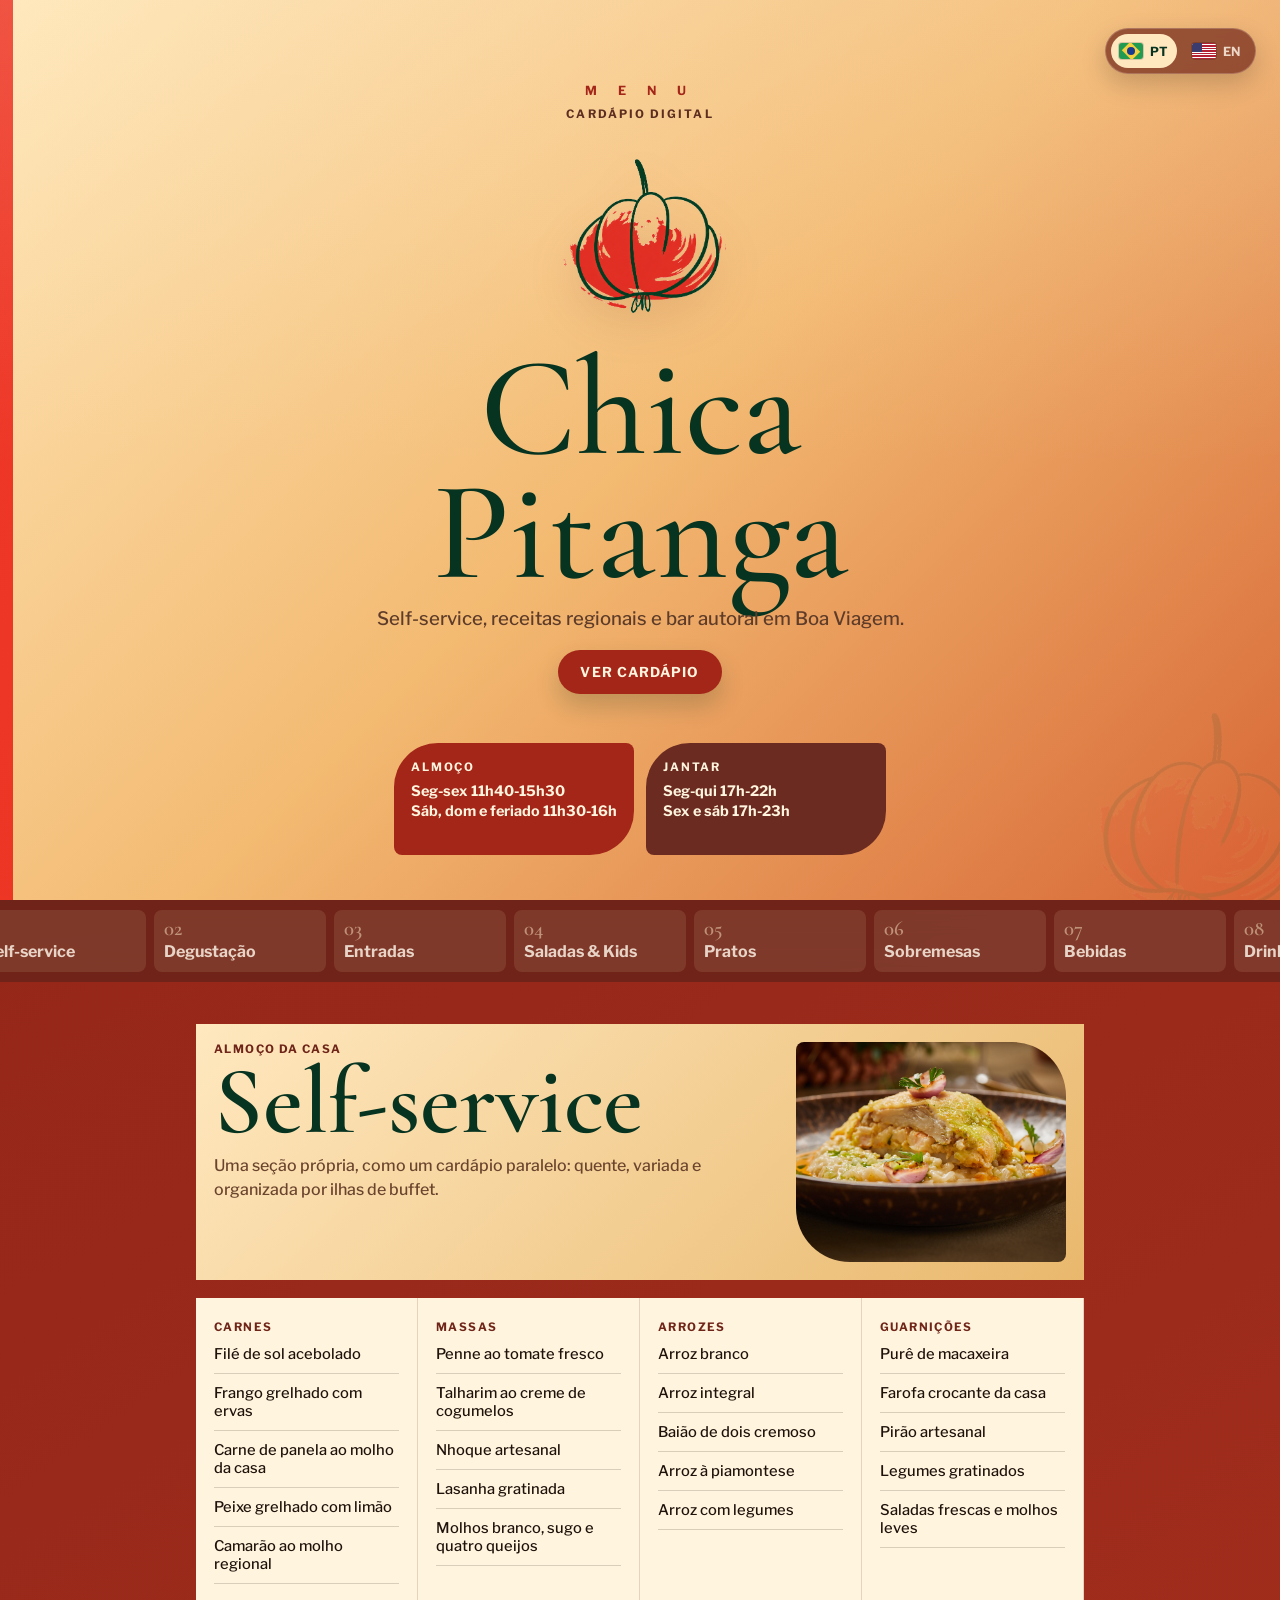
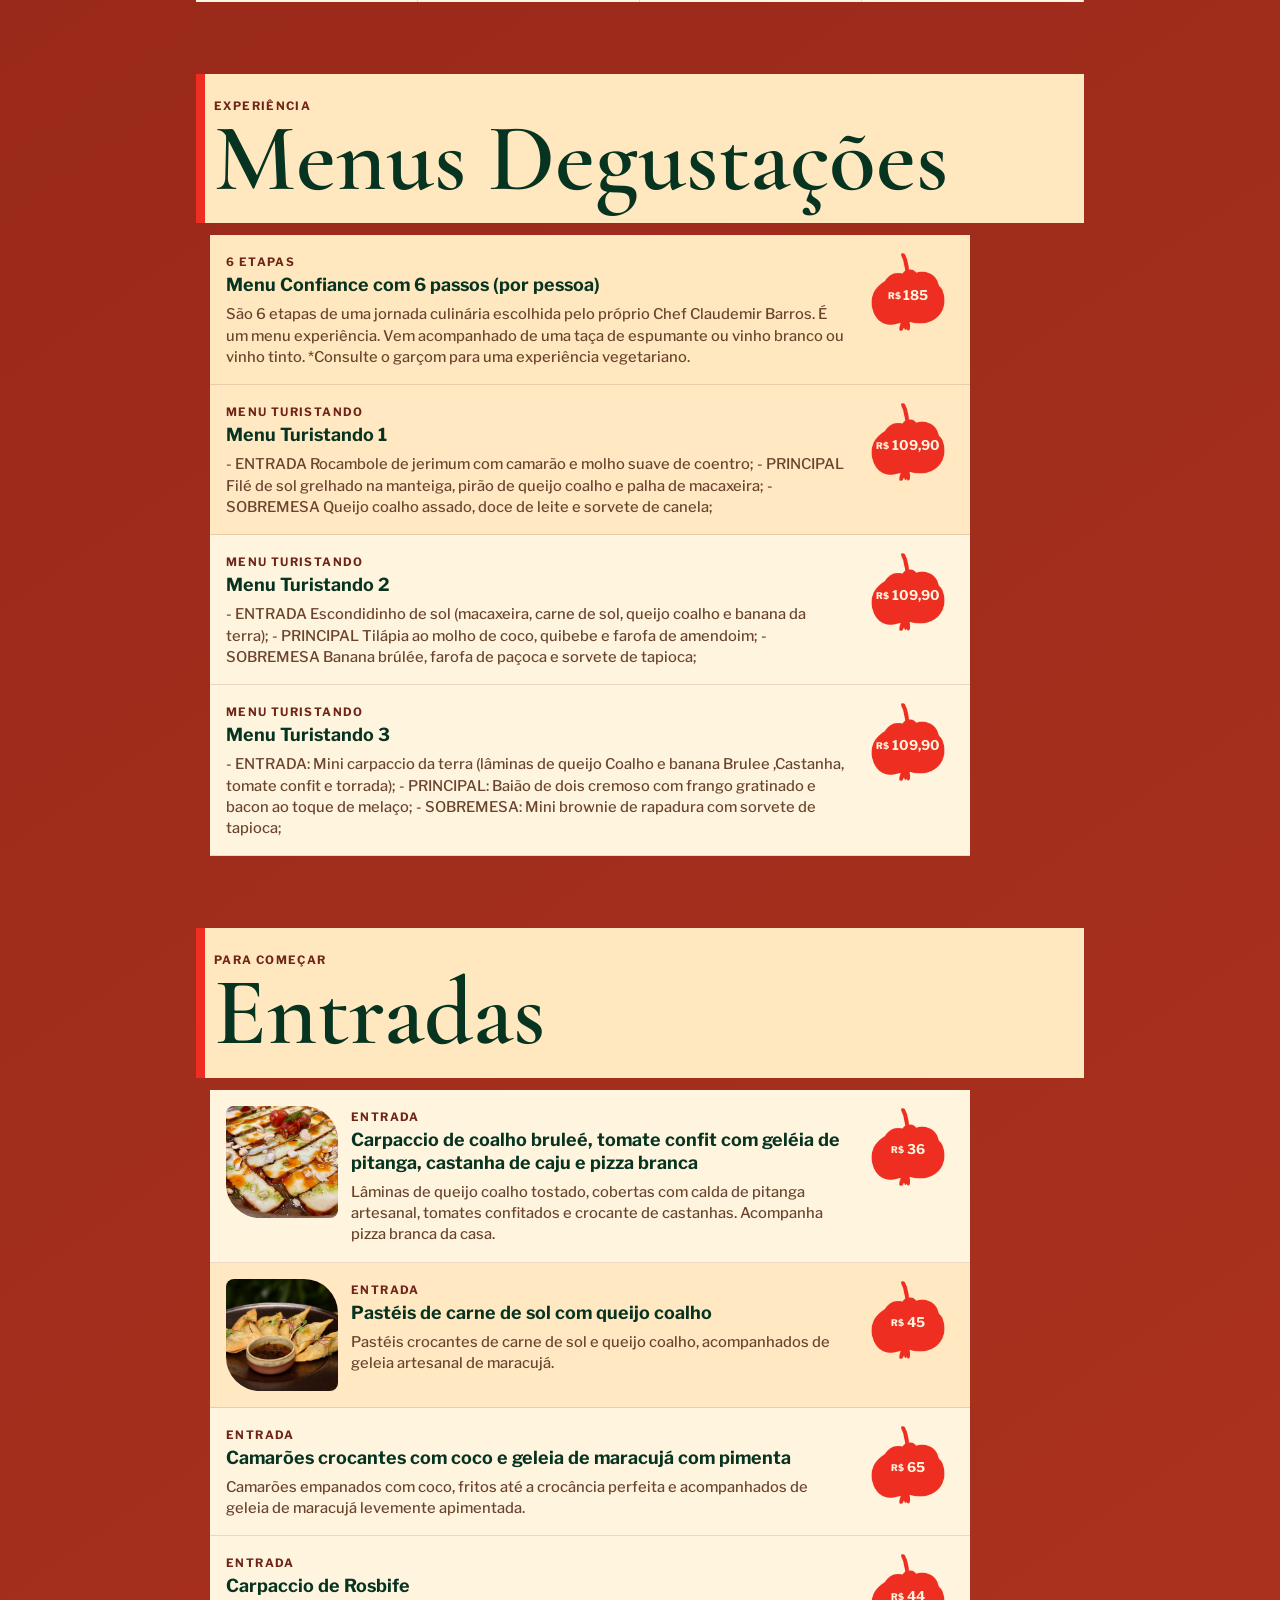
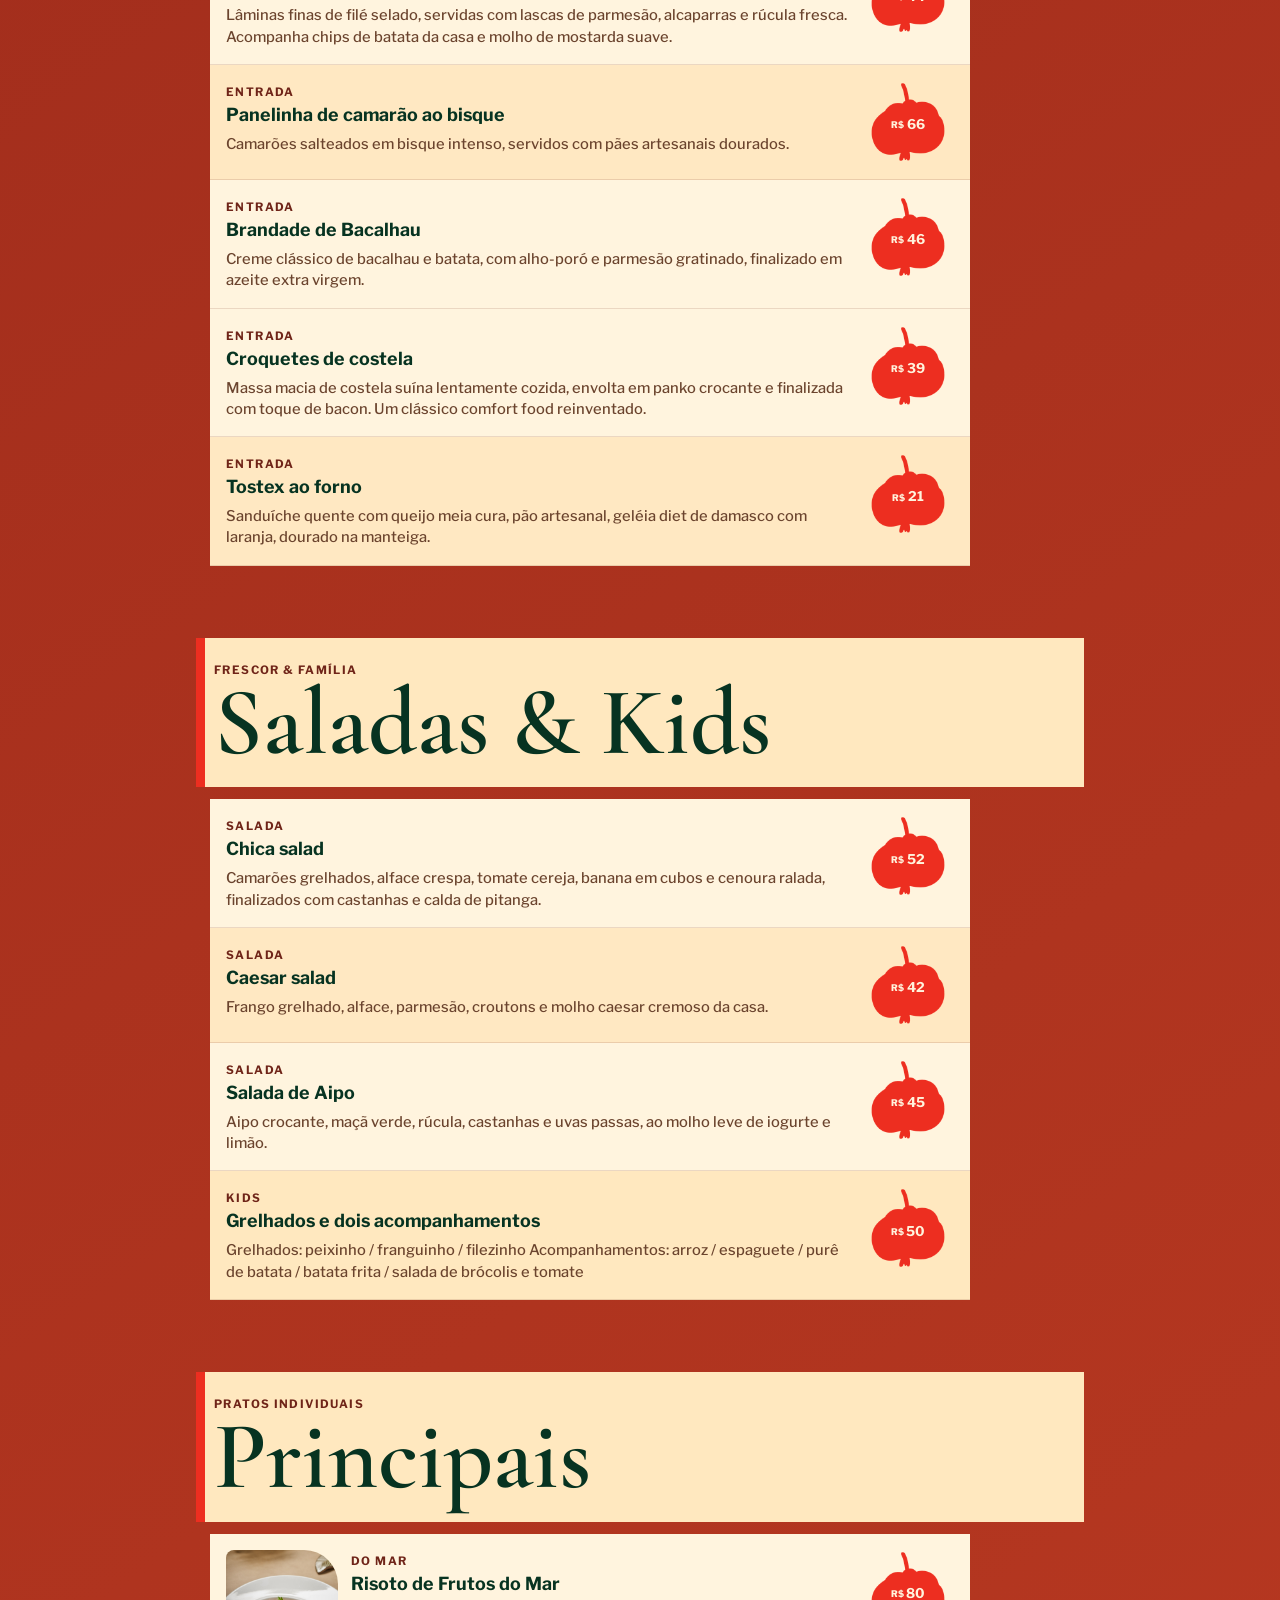
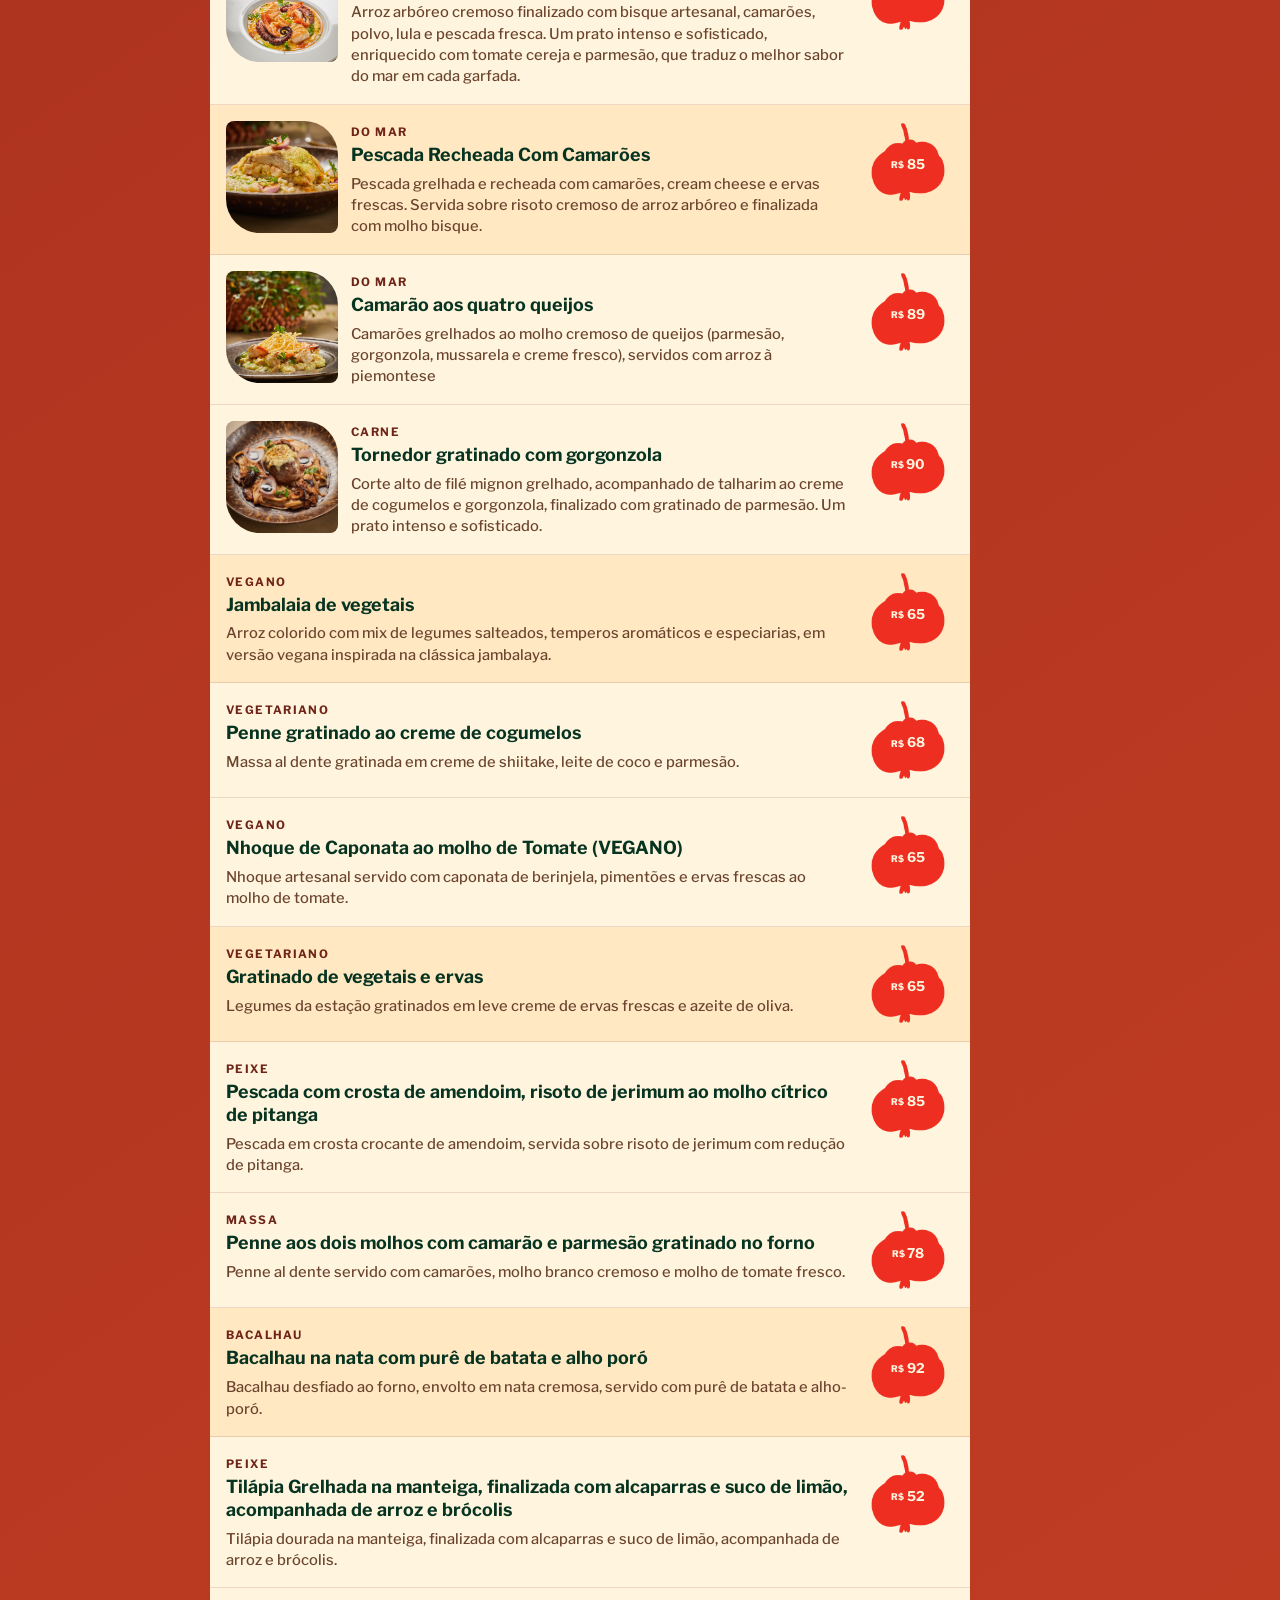
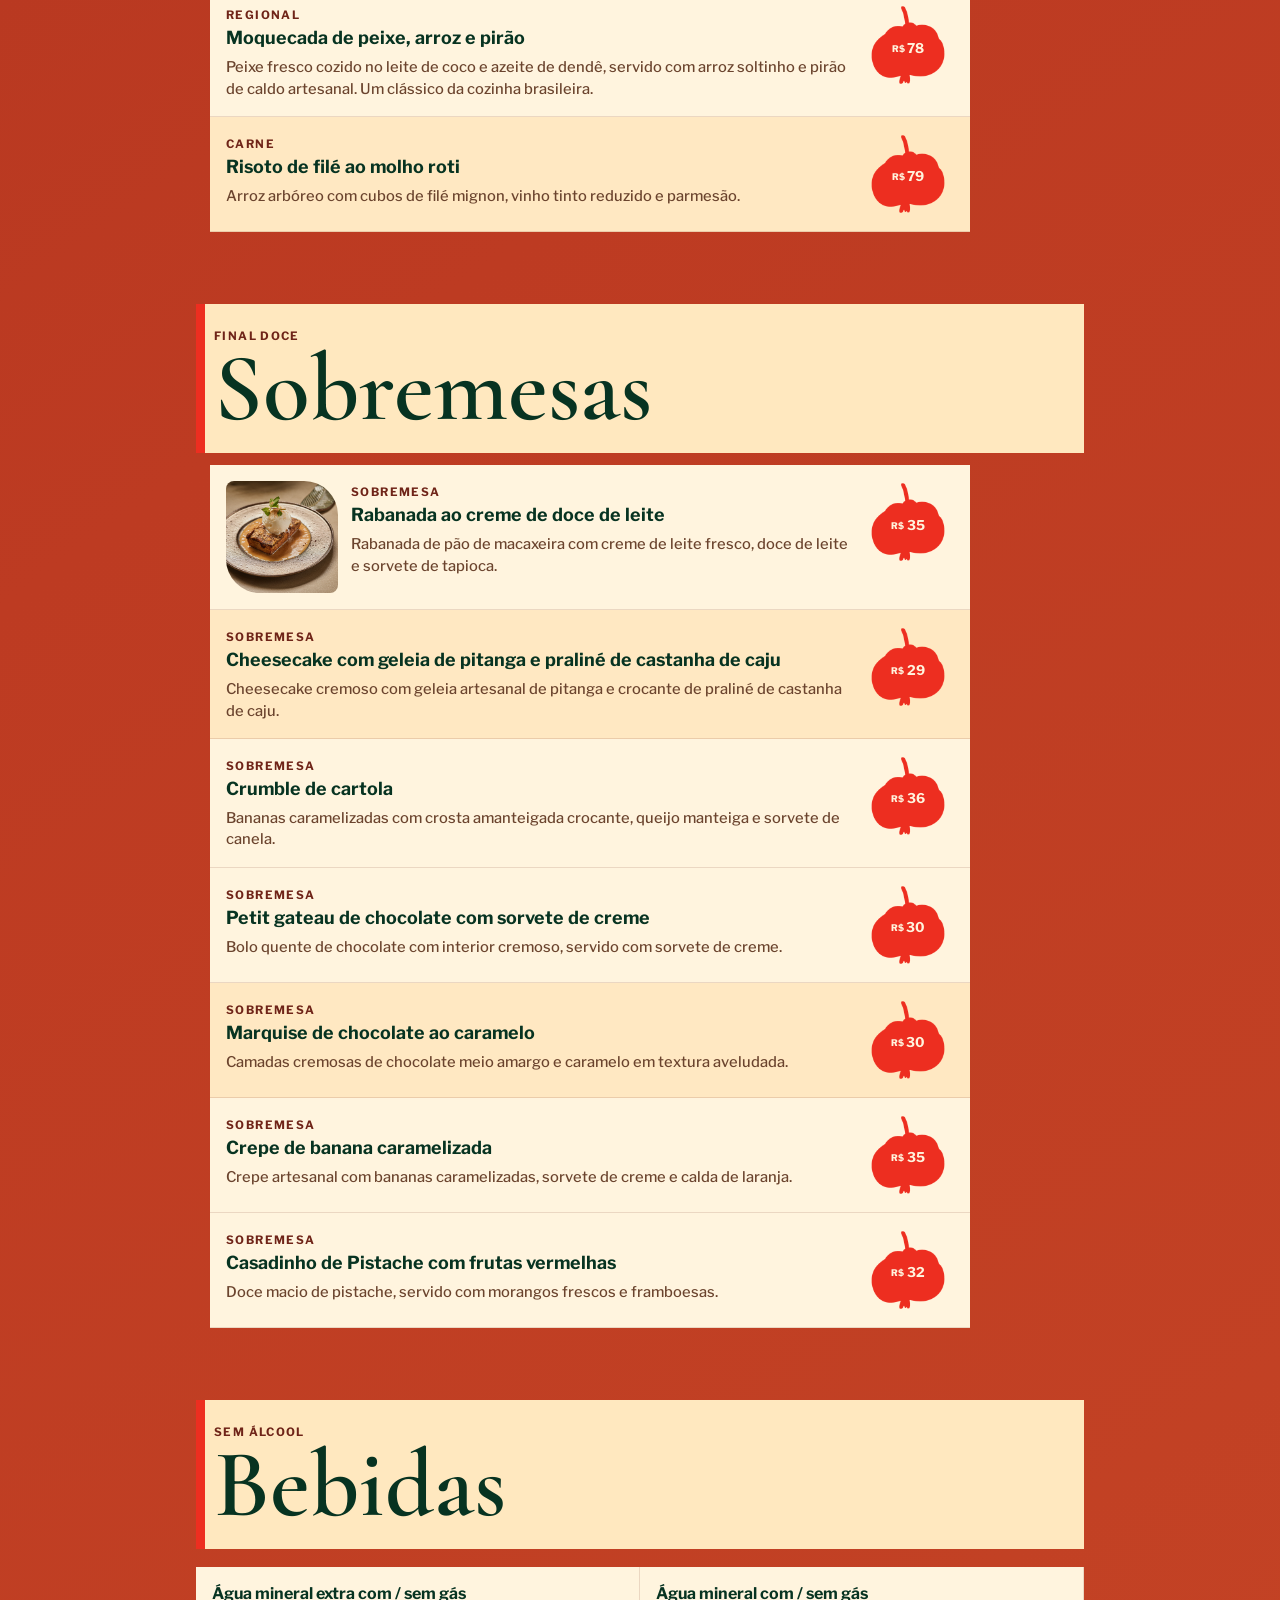
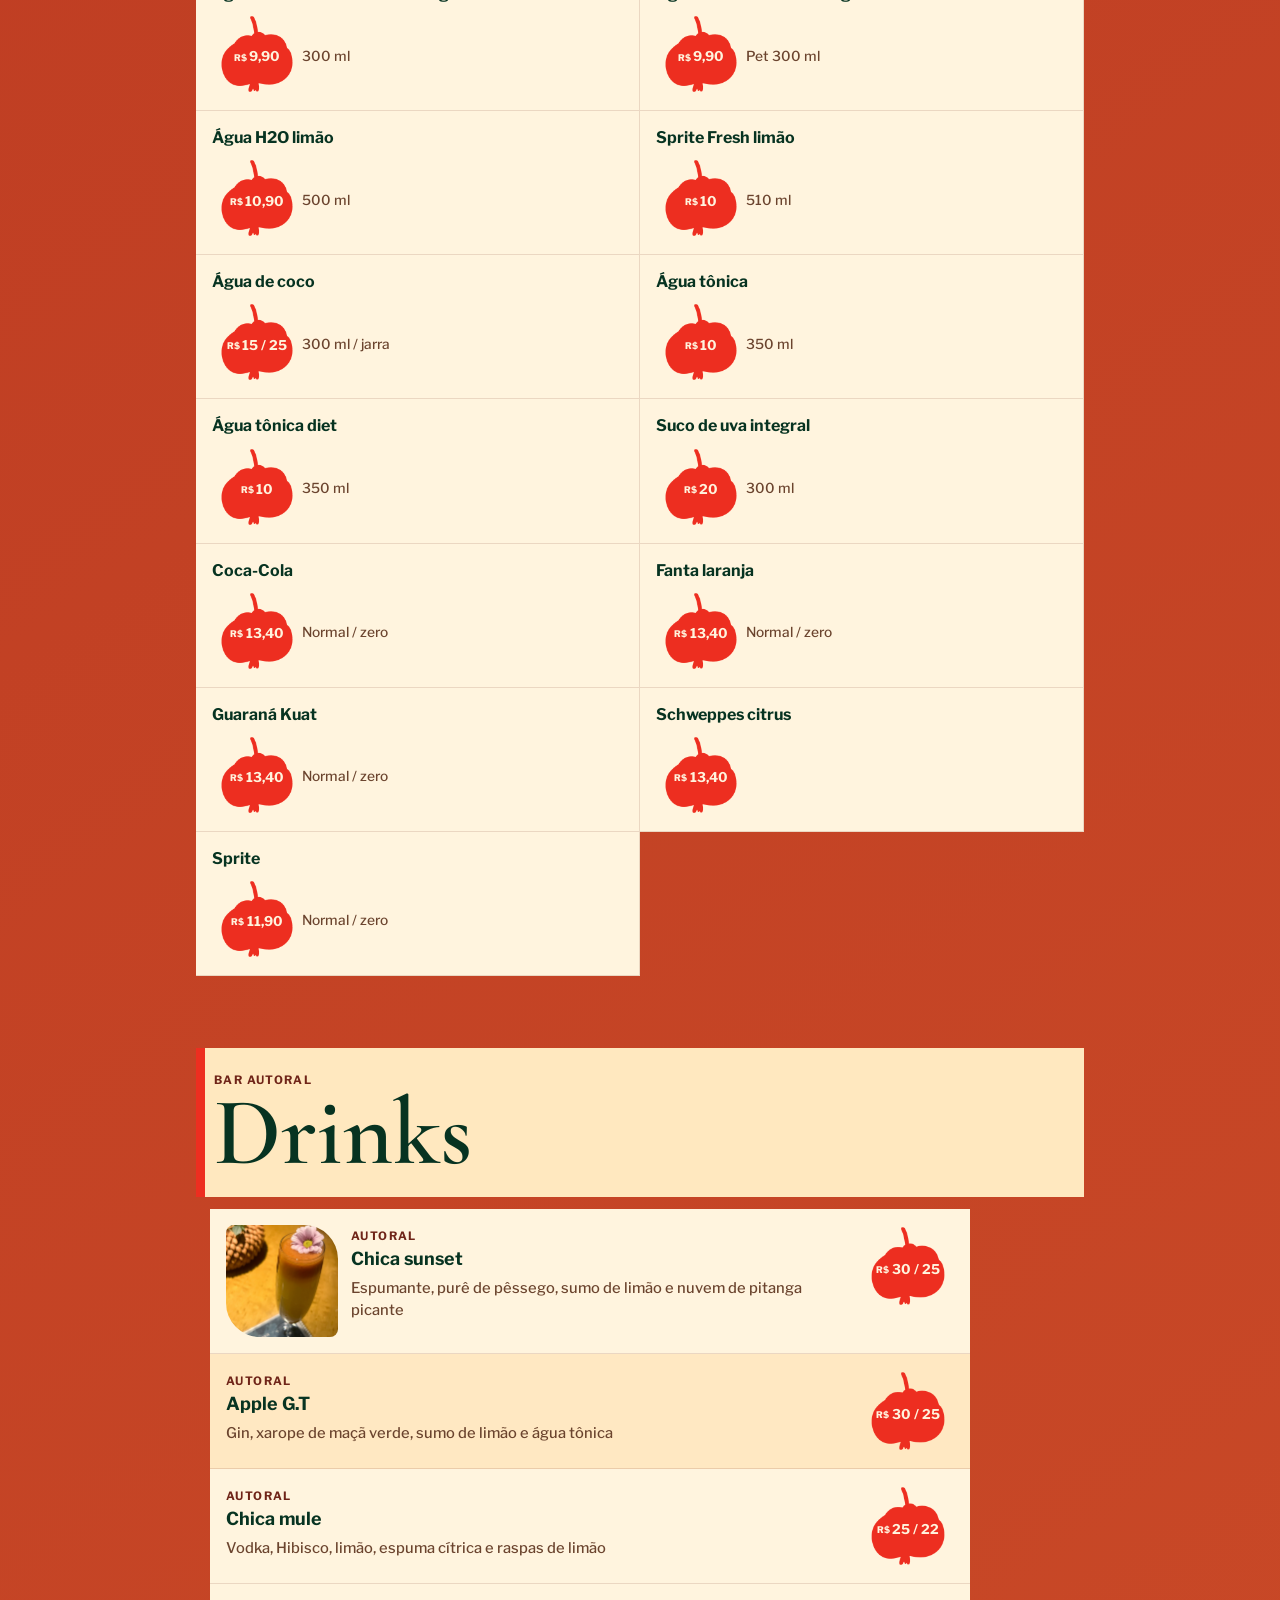
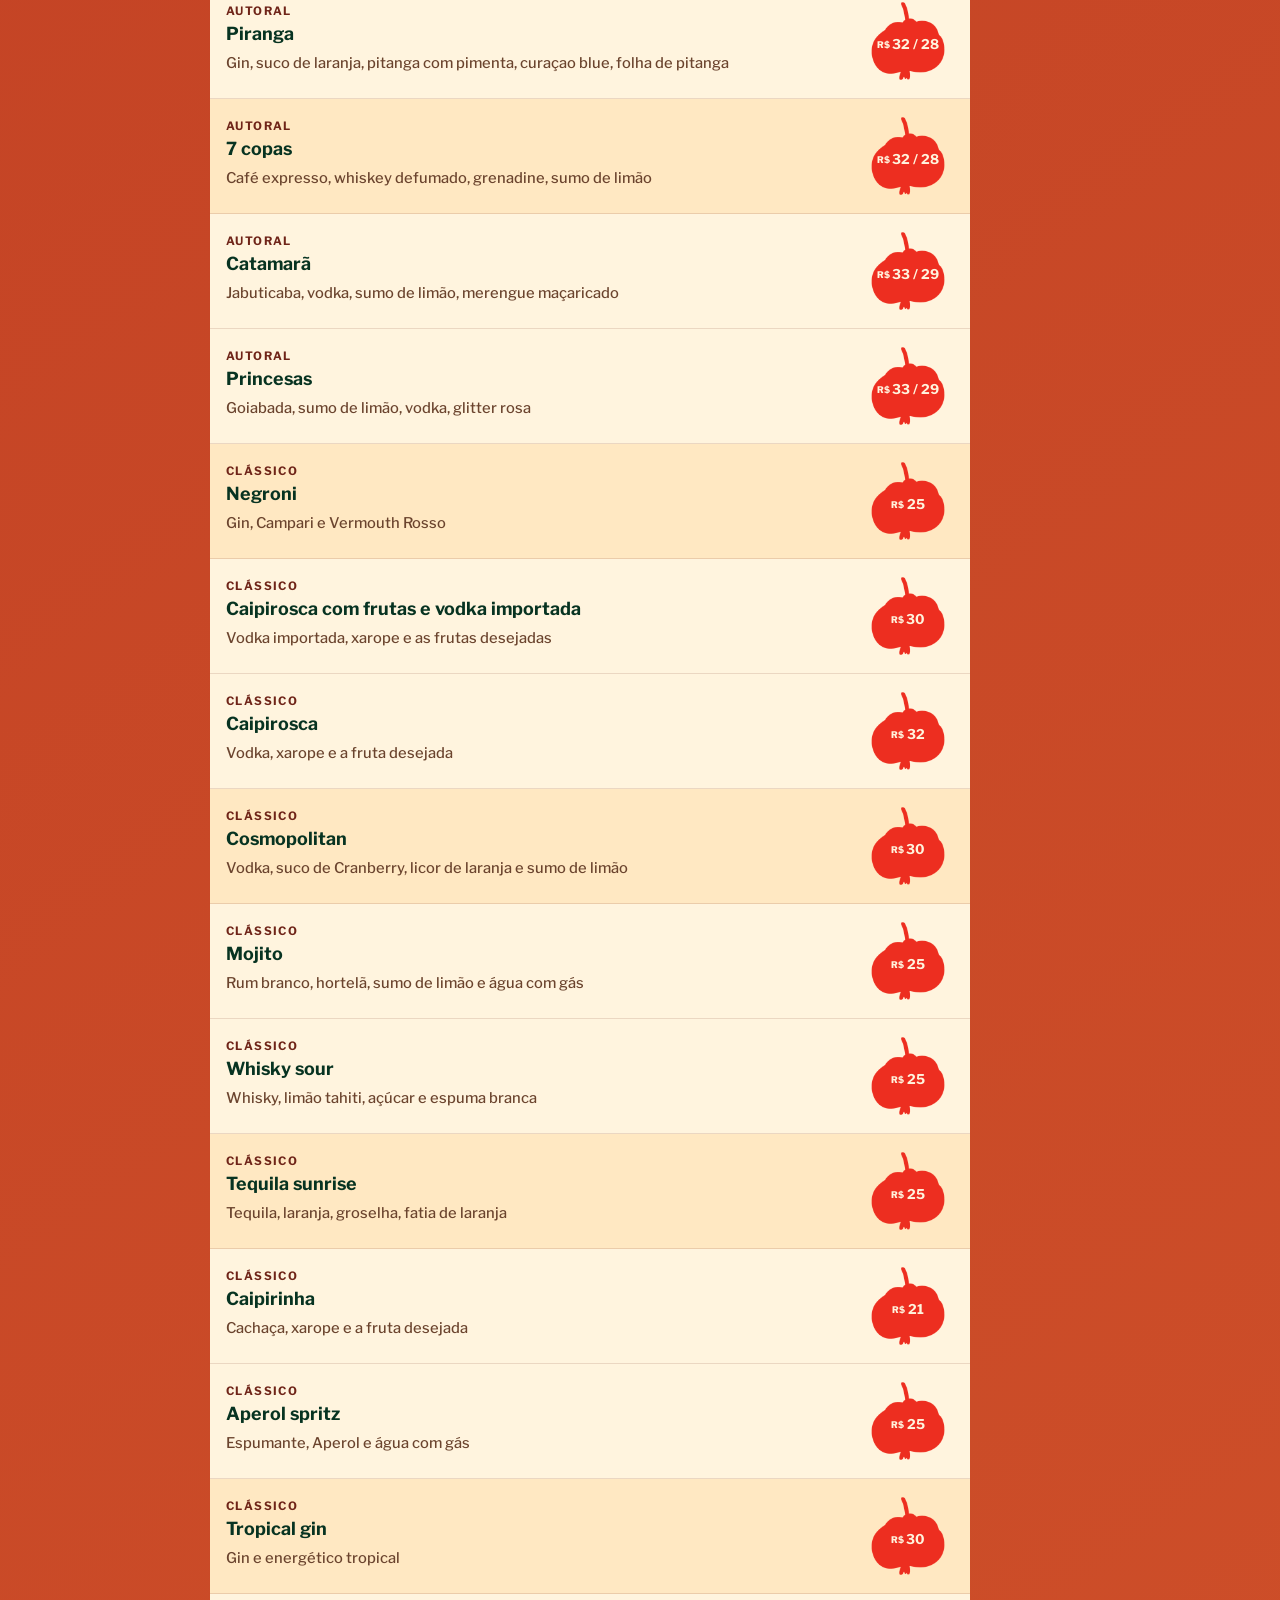
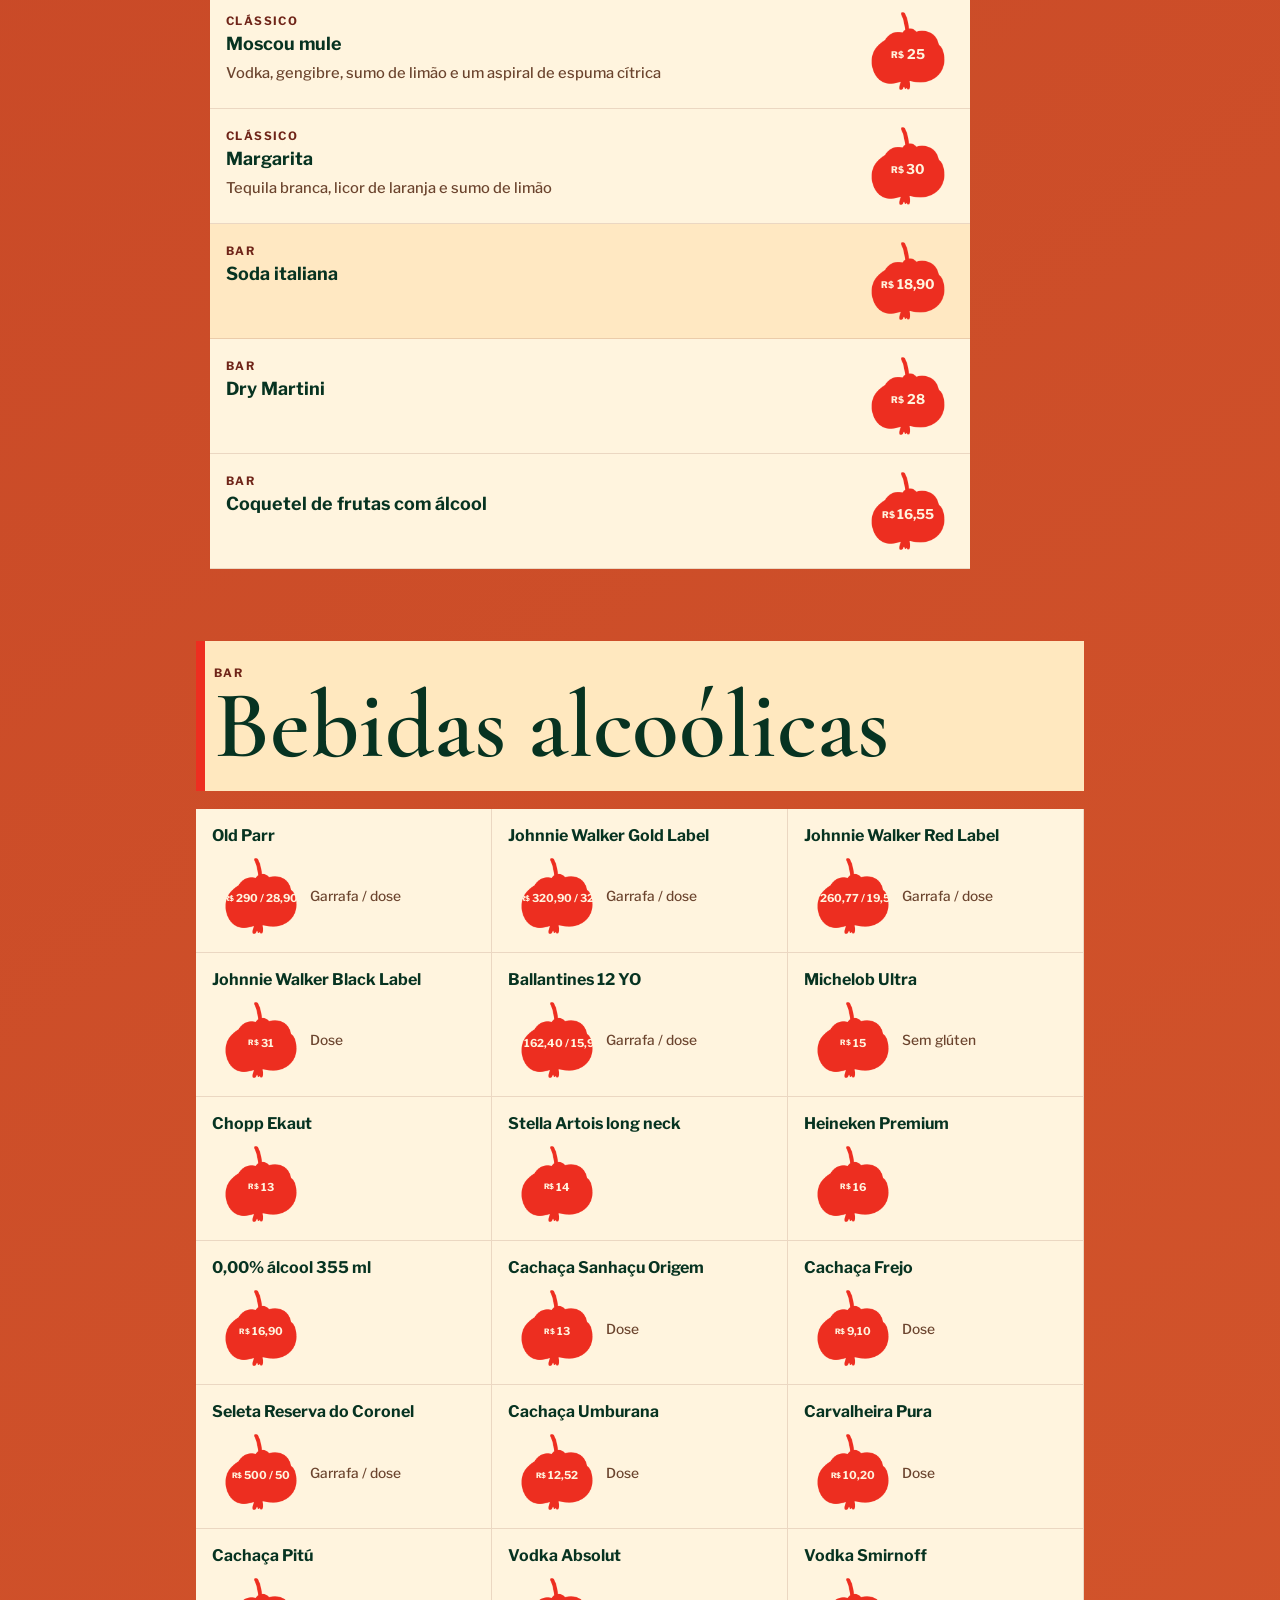
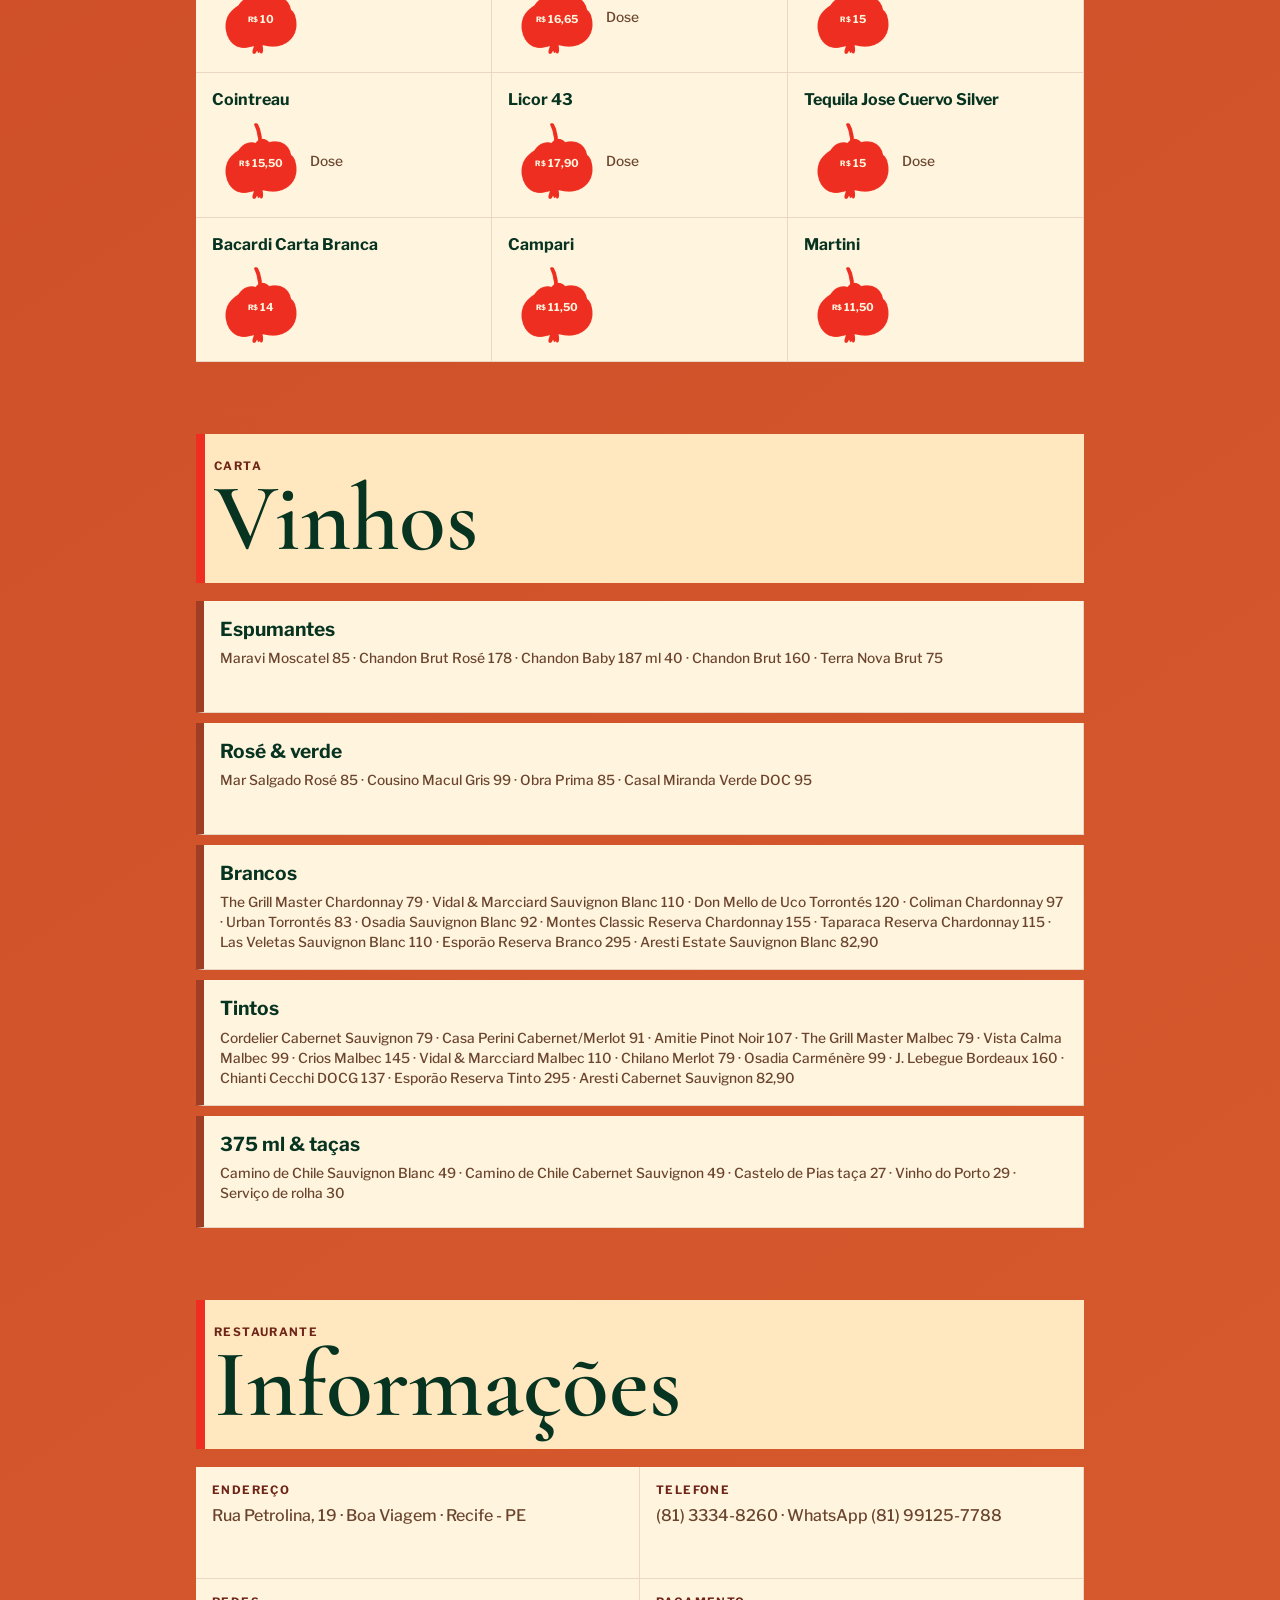
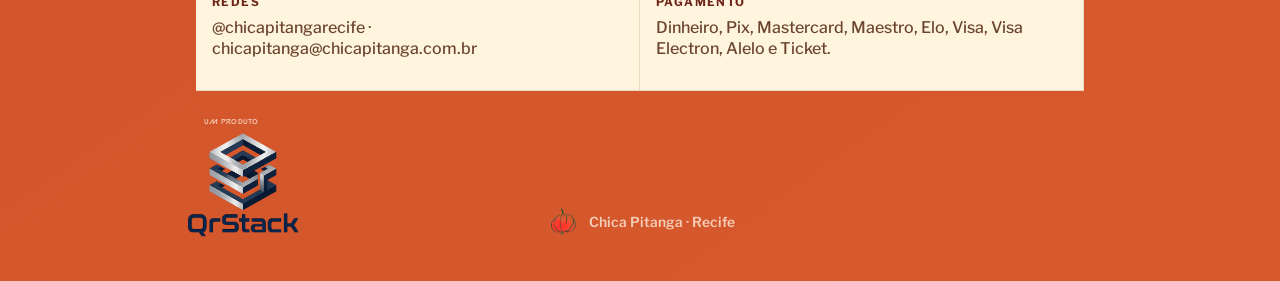
<file: index.html>
<!doctype html>
<html lang="pt-BR">
<head>
  <meta charset="utf-8">
  <meta name="viewport" content="width=device-width, initial-scale=1">
  <title>Chica Pitanga — Cardápio Digital</title>
  <link rel="preconnect" href="https://fonts.googleapis.com">
  <link rel="preconnect" href="https://fonts.gstatic.com" crossorigin>
  <link href="https://fonts.googleapis.com/css2?family=Cormorant+Garamond:wght@400;500;600;700&family=Libre+Franklin:wght@400;500;600;700;800&display=swap" rel="stylesheet">
  <link rel="stylesheet" href="styles.css?v=qrstack-standard-v3-20260605">
</head>
<body>
  <div class="ambient-marks" aria-hidden="true">
    <img src="assets/logo-clean.png" class="ambient-mark mark-1" alt="">
    <img src="assets/logo-clean.png" class="ambient-mark mark-2" alt="">
    <img src="assets/logo-clean.png" class="ambient-mark mark-3" alt="">
    <img src="assets/logo-clean.png" class="ambient-mark mark-4" alt="">
    <img src="assets/logo-clean.png" class="ambient-mark mark-5" alt="">
  </div>

  <main class="menu-shell">
    <div class="language-switch" aria-label="Idioma">
      <a class="language-pill is-active" href="index.html" aria-label="Português">
        <span class="flag flag-br" aria-hidden="true"></span>
        <span>PT</span>
      </a>
      <a class="language-pill" href="en.html" aria-label="English">
        <span class="flag flag-us" aria-hidden="true"></span>
        <span>EN</span>
      </a>
    </div>

    <header class="cover">
      <div class="cover-brand">
        <span class="menu-word">M E N U</span>
        <span class="kicker">Cardápio Digital</span>
        <img src="assets/logo-clean.png" alt="Chica Pitanga" class="logo">
        <h1>Chica Pitanga</h1>
        <p>Self-service, receitas regionais e bar autoral em Boa Viagem.</p>
        <a class="cover-cta" href="#cardapio">Ver cardápio</a>
      </div>

      <div class="cover-balloons" aria-label="Horários">
        <div class="balloon clay">
          <span>Almoço</span>
          <strong>Seg-sex 11h40-15h30</strong>
          <strong>Sáb, dom e feriado 11h30-16h</strong>
        </div>
        <div class="balloon leaf">
          <span>Jantar</span>
          <strong>Seg-qui 17h-22h</strong>
          <strong>Sex e sáb 17h-23h</strong>
        </div>
      </div>
    </header>

    <nav class="tab-dock" id="cardapio" role="tablist" aria-label="Categorias do cardápio">
      <button class="tab is-active" type="button" role="tab" aria-selected="true" aria-controls="panel-self" id="tab-self"><span>01</span>Self-service</button>
      <button class="tab" type="button" role="tab" aria-selected="false" aria-controls="panel-degustacao" id="tab-degustacao"><span>02</span>Degustação</button>
      <button class="tab" type="button" role="tab" aria-selected="false" aria-controls="panel-entradas" id="tab-entradas"><span>03</span>Entradas</button>
      <button class="tab" type="button" role="tab" aria-selected="false" aria-controls="panel-saladas" id="tab-saladas"><span>04</span>Saladas & Kids</button>
      <button class="tab" type="button" role="tab" aria-selected="false" aria-controls="panel-pratos" id="tab-pratos"><span>05</span>Pratos</button>
      <button class="tab" type="button" role="tab" aria-selected="false" aria-controls="panel-sobremesas" id="tab-sobremesas"><span>06</span>Sobremesas</button>
      <button class="tab" type="button" role="tab" aria-selected="false" aria-controls="panel-bebidas" id="tab-bebidas"><span>07</span>Bebidas</button>
      <button class="tab" type="button" role="tab" aria-selected="false" aria-controls="panel-drinks" id="tab-drinks"><span>08</span>Drinks</button>
      <button class="tab" type="button" role="tab" aria-selected="false" aria-controls="panel-alcoolicas" id="tab-alcoolicas"><span>09</span>Alcoólicas</button>
      <button class="tab" type="button" role="tab" aria-selected="false" aria-controls="panel-vinhos" id="tab-vinhos"><span>10</span>Vinhos</button>
      <button class="tab" type="button" role="tab" aria-selected="false" aria-controls="panel-info" id="tab-info"><span>11</span>Info</button>
    </nav>

    <section class="menu-status">
      <span>Atualizado a partir do cardápio original</span>
      <span>Valores em R$</span>
    </section>

    <div class="tab-panels">
      <section class="panel is-active" id="panel-self" role="tabpanel" aria-labelledby="tab-self">
        <div class="section-hero self-hero">
          <div>
            <span>Almoço da casa</span>
            <h2>Self-service</h2>
            <p>Uma seção própria, como um cardápio paralelo: quente, variada e organizada por ilhas de buffet.</p>
          </div>
          <img src="assets/pescada.jpg" alt="Prato do Chica Pitanga">
        </div>

        <div class="buffet-board">
          <article><span>Carnes</span><p>Filé de sol acebolado</p><p>Frango grelhado com ervas</p><p>Carne de panela ao molho da casa</p><p>Peixe grelhado com limão</p><p>Camarão ao molho regional</p></article>
          <article><span>Massas</span><p>Penne ao tomate fresco</p><p>Talharim ao creme de cogumelos</p><p>Nhoque artesanal</p><p>Lasanha gratinada</p><p>Molhos branco, sugo e quatro queijos</p></article>
          <article><span>Arrozes</span><p>Arroz branco</p><p>Arroz integral</p><p>Baião de dois cremoso</p><p>Arroz à piamontese</p><p>Arroz com legumes</p></article>
          <article><span>Guarnições</span><p>Purê de macaxeira</p><p>Farofa crocante da casa</p><p>Pirão artesanal</p><p>Legumes gratinados</p><p>Saladas frescas e molhos leves</p></article>
        </div>
      </section>

      <section class="panel" id="panel-degustacao" role="tabpanel" aria-labelledby="tab-degustacao" hidden>
        <div class="section-head"><span>Experiência</span><h2>Menus Degustações</h2></div>
        <div class="menu-list">
          <article class="menu-item large"><div><span>6 etapas</span><h3>Menu Confiance com 6 passos (por pessoa)</h3><p>São 6 etapas de uma jornada culinária escolhida pelo próprio Chef Claudemir Barros. É um menu experiência. Vem acompanhado de uma taça de espumante ou vinho branco ou vinho tinto. *Consulte o garçom para uma experiência vegetariano.</p></div><strong>185</strong></article>
          <article class="menu-item"><div><span>Menu Turistando</span><h3>Menu Turistando 1</h3><p>- ENTRADA Rocambole de jerimum com camarão e molho suave de coentro; - PRINCIPAL Filé de sol grelhado na manteiga, pirão de queijo coalho e palha de macaxeira; - SOBREMESA Queijo coalho assado, doce de leite e sorvete de canela;</p></div><strong>109,90</strong></article>
          <article class="menu-item"><div><span>Menu Turistando</span><h3>Menu Turistando 2</h3><p>- ENTRADA Escondidinho de sol (macaxeira, carne de sol, queijo coalho e banana da terra); - PRINCIPAL Tilápia ao molho de coco, quibebe e farofa de amendoim; - SOBREMESA Banana brúlée, farofa de paçoca e sorvete de tapioca;</p></div><strong>109,90</strong></article>
          <article class="menu-item"><div><span>Menu Turistando</span><h3>Menu Turistando 3</h3><p>- ENTRADA: Mini carpaccio da terra (lâminas de queijo Coalho e banana Brulee ,Castanha, tomate confit e torrada); - PRINCIPAL: Baião de dois cremoso com frango gratinado e bacon ao toque de melaço; - SOBREMESA: Mini brownie de rapadura com sorvete de tapioca;</p></div><strong>109,90</strong></article>
        </div>
      </section>

      <section class="panel" id="panel-entradas" role="tabpanel" aria-labelledby="tab-entradas" hidden>
        <div class="section-head"><span>Para começar</span><h2>Entradas</h2></div>
        <div class="menu-list photo-list">
          <article class="menu-item with-photo"><img src="assets/carpaccio.jpg" alt="Carpaccio de coalho bruleé"><div><span>Entrada</span><h3>Carpaccio de coalho bruleé, tomate confit com geléia de pitanga, castanha de caju e pizza branca</h3><p>Lâminas de queijo coalho tostado, cobertas com calda de pitanga artesanal, tomates confitados e crocante de castanhas. Acompanha pizza branca da casa.</p></div><strong>36</strong></article>
          <article class="menu-item with-photo"><img src="assets/pasteis.jpg" alt="Pastéis de carne de sol com queijo coalho"><div><span>Entrada</span><h3>Pastéis de carne de sol com queijo coalho</h3><p>Pastéis crocantes de carne de sol e queijo coalho, acompanhados de geleia artesanal de maracujá.</p></div><strong>45</strong></article>
          <article class="menu-item"><div><span>Entrada</span><h3>Camarões crocantes com coco e geleia de maracujá com pimenta</h3><p>Camarões empanados com coco, fritos até a crocância perfeita e acompanhados de geleia de maracujá levemente apimentada.</p></div><strong>65</strong></article>
          <article class="menu-item"><div><span>Entrada</span><h3>Carpaccio de Rosbife</h3><p>Lâminas finas de filé selado, servidas com lascas de parmesão, alcaparras e rúcula fresca. Acompanha chips de batata da casa e molho de mostarda suave.</p></div><strong>44</strong></article>
          <article class="menu-item"><div><span>Entrada</span><h3>Panelinha de camarão ao bisque</h3><p>Camarões salteados em bisque intenso, servidos com pães artesanais dourados.</p></div><strong>66</strong></article>
          <article class="menu-item"><div><span>Entrada</span><h3>Brandade de Bacalhau</h3><p>Creme clássico de bacalhau e batata, com alho-poró e parmesão gratinado, finalizado em azeite extra virgem.</p></div><strong>46</strong></article>
          <article class="menu-item"><div><span>Entrada</span><h3>Croquetes de costela</h3><p>Massa macia de costela suína lentamente cozida, envolta em panko crocante e finalizada com toque de bacon. Um clássico comfort food reinventado.</p></div><strong>39</strong></article>
          <article class="menu-item"><div><span>Entrada</span><h3>Tostex ao forno</h3><p>Sanduíche quente com queijo meia cura, pão artesanal, geléia diet de damasco com laranja, dourado na manteiga.</p></div><strong>21</strong></article>
        </div>
      </section>

      <section class="panel" id="panel-saladas" role="tabpanel" aria-labelledby="tab-saladas" hidden>
        <div class="section-head"><span>Frescor & família</span><h2>Saladas & Kids</h2></div>
        <div class="menu-list">
          <article class="menu-item"><div><span>Salada</span><h3>Chica salad</h3><p>Camarões grelhados, alface crespa, tomate cereja, banana em cubos e cenoura ralada, finalizados com castanhas e calda de pitanga.</p></div><strong>52</strong></article>
          <article class="menu-item"><div><span>Salada</span><h3>Caesar salad</h3><p>Frango grelhado, alface, parmesão, croutons e molho caesar cremoso da casa.</p></div><strong>42</strong></article>
          <article class="menu-item"><div><span>Salada</span><h3>Salada de Aipo</h3><p>Aipo crocante, maçã verde, rúcula, castanhas e uvas passas, ao molho leve de iogurte e limão.</p></div><strong>45</strong></article>
          <article class="menu-item large"><div><span>Kids</span><h3>Grelhados e dois acompanhamentos</h3><p>Grelhados: peixinho / franguinho / filezinho Acompanhamentos: arroz / espaguete / purê de batata / batata frita / salada de brócolis e tomate</p></div><strong>50</strong></article>
        </div>
      </section>

      <section class="panel" id="panel-pratos" role="tabpanel" aria-labelledby="tab-pratos" hidden>
        <div class="section-head"><span>Pratos individuais</span><h2>Principais</h2></div>
        <div class="menu-list photo-list">
          <article class="menu-item with-photo"><img src="assets/risoto-mar.jpg" alt="Risoto de Frutos do Mar"><div><span>Do mar</span><h3>Risoto de Frutos do Mar</h3><p>Arroz arbóreo cremoso finalizado com bisque artesanal, camarões, polvo, lula e pescada fresca. Um prato intenso e sofisticado, enriquecido com tomate cereja e parmesão, que traduz o melhor sabor do mar em cada garfada.</p></div><strong>80</strong></article>
          <article class="menu-item with-photo"><img src="assets/pescada.jpg" alt="Pescada Recheada Com Camarões"><div><span>Do mar</span><h3>Pescada Recheada Com Camarões</h3><p>Pescada grelhada e recheada com camarões, cream cheese e ervas frescas. Servida sobre risoto cremoso de arroz arbóreo e finalizada com molho bisque.</p></div><strong>85</strong></article>
          <article class="menu-item with-photo"><img src="assets/camarao.jpg" alt="Camarão aos quatro queijos"><div><span>Do mar</span><h3>Camarão aos quatro queijos</h3><p>Camarões grelhados ao molho cremoso de queijos (parmesão, gorgonzola, mussarela e creme fresco), servidos com arroz à piemontese</p></div><strong>89</strong></article>
          <article class="menu-item with-photo"><img src="assets/tornedor.jpg" alt="Tornedor gratinado com gorgonzola"><div><span>Carne</span><h3>Tornedor gratinado com gorgonzola</h3><p>Corte alto de filé mignon grelhado, acompanhado de talharim ao creme de cogumelos e gorgonzola, finalizado com gratinado de parmesão. Um prato intenso e sofisticado.</p></div><strong>90</strong></article>
          <article class="menu-item"><div><span>Vegano</span><h3>Jambalaia de vegetais</h3><p>Arroz colorido com mix de legumes salteados, temperos aromáticos e especiarias, em versão vegana inspirada na clássica jambalaya.</p></div><strong>65</strong></article>
          <article class="menu-item"><div><span>Vegetariano</span><h3>Penne gratinado ao creme de cogumelos</h3><p>Massa al dente gratinada em creme de shiitake, leite de coco e parmesão.</p></div><strong>68</strong></article>
          <article class="menu-item"><div><span>Vegano</span><h3>Nhoque de Caponata ao molho de Tomate (VEGANO)</h3><p>Nhoque artesanal servido com caponata de berinjela, pimentões e ervas frescas ao molho de tomate.</p></div><strong>65</strong></article>
          <article class="menu-item"><div><span>Vegetariano</span><h3>Gratinado de vegetais e ervas</h3><p>Legumes da estação gratinados em leve creme de ervas frescas e azeite de oliva.</p></div><strong>65</strong></article>
          <article class="menu-item"><div><span>Peixe</span><h3>Pescada com crosta de amendoim, risoto de jerimum ao molho cítrico de pitanga</h3><p>Pescada em crosta crocante de amendoim, servida sobre risoto de jerimum com redução de pitanga.</p></div><strong>85</strong></article>
          <article class="menu-item"><div><span>Massa</span><h3>Penne aos dois molhos com camarão e parmesão gratinado no forno</h3><p>Penne al dente servido com camarões, molho branco cremoso e molho de tomate fresco.</p></div><strong>78</strong></article>
          <article class="menu-item"><div><span>Bacalhau</span><h3>Bacalhau na nata com purê de batata e alho poró</h3><p>Bacalhau desfiado ao forno, envolto em nata cremosa, servido com purê de batata e alho-poró.</p></div><strong>92</strong></article>
          <article class="menu-item"><div><span>Peixe</span><h3>Tilápia Grelhada na manteiga, finalizada com alcaparras e suco de limão, acompanhada de arroz e brócolis</h3><p>Tilápia dourada na manteiga, finalizada com alcaparras e suco de limão, acompanhada de arroz e brócolis.</p></div><strong>52</strong></article>
          <article class="menu-item"><div><span>Regional</span><h3>Moquecada de peixe, arroz e pirão</h3><p>Peixe fresco cozido no leite de coco e azeite de dendê, servido com arroz soltinho e pirão de caldo artesanal. Um clássico da cozinha brasileira.</p></div><strong>78</strong></article>
          <article class="menu-item"><div><span>Carne</span><h3>Risoto de filé ao molho roti</h3><p>Arroz arbóreo com cubos de filé mignon, vinho tinto reduzido e parmesão.</p></div><strong>79</strong></article>
        </div>
      </section>

      <section class="panel" id="panel-sobremesas" role="tabpanel" aria-labelledby="tab-sobremesas" hidden>
        <div class="section-head"><span>Final doce</span><h2>Sobremesas</h2></div>
        <div class="menu-list photo-list">
          <article class="menu-item with-photo"><img src="assets/sobremesa.jpg" alt="Rabanada ao creme de doce de leite"><div><span>Sobremesa</span><h3>Rabanada ao creme de doce de leite</h3><p>Rabanada de pão de macaxeira com creme de leite fresco, doce de leite e sorvete de tapioca.</p></div><strong>35</strong></article>
          <article class="menu-item"><div><span>Sobremesa</span><h3>Cheesecake com geleia de pitanga e praliné de castanha de caju</h3><p>Cheesecake cremoso com geleia artesanal de pitanga e crocante de praliné de castanha de caju.</p></div><strong>29</strong></article>
          <article class="menu-item"><div><span>Sobremesa</span><h3>Crumble de cartola</h3><p>Bananas caramelizadas com crosta amanteigada crocante, queijo manteiga e sorvete de canela.</p></div><strong>36</strong></article>
          <article class="menu-item"><div><span>Sobremesa</span><h3>Petit gateau de chocolate com sorvete de creme</h3><p>Bolo quente de chocolate com interior cremoso, servido com sorvete de creme.</p></div><strong>30</strong></article>
          <article class="menu-item"><div><span>Sobremesa</span><h3>Marquise de chocolate ao caramelo</h3><p>Camadas cremosas de chocolate meio amargo e caramelo em textura aveludada.</p></div><strong>30</strong></article>
          <article class="menu-item"><div><span>Sobremesa</span><h3>Crepe de banana caramelizada</h3><p>Crepe artesanal com bananas caramelizadas, sorvete de creme e calda de laranja.</p></div><strong>35</strong></article>
          <article class="menu-item"><div><span>Sobremesa</span><h3>Casadinho de Pistache com frutas vermelhas</h3><p>Doce macio de pistache, servido com morangos frescos e framboesas.</p></div><strong>32</strong></article>
        </div>
      </section>

      <section class="panel" id="panel-bebidas" role="tabpanel" aria-labelledby="tab-bebidas" hidden>
        <div class="section-head"><span>Sem álcool</span><h2>Bebidas</h2></div>
        <div class="price-grid">
          <article><h3>Água mineral extra com / sem gás</h3><strong>9,90</strong><span>300 ml</span></article>
          <article><h3>Água mineral com / sem gás</h3><strong>9,90</strong><span>Pet 300 ml</span></article>
          <article><h3>Água H2O limão</h3><strong>10,90</strong><span>500 ml</span></article>
          <article><h3>Sprite Fresh limão</h3><strong>10</strong><span>510 ml</span></article>
          <article><h3>Água de coco</h3><strong>15 / 25</strong><span>300 ml / jarra</span></article>
          <article><h3>Água tônica</h3><strong>10</strong><span>350 ml</span></article>
          <article><h3>Água tônica diet</h3><strong>10</strong><span>350 ml</span></article>
          <article><h3>Suco de uva integral</h3><strong>20</strong><span>300 ml</span></article>
          <article><h3>Coca-Cola</h3><strong>13,40</strong><span>Normal / zero</span></article>
          <article><h3>Fanta laranja</h3><strong>13,40</strong><span>Normal / zero</span></article>
          <article><h3>Guaraná Kuat</h3><strong>13,40</strong><span>Normal / zero</span></article>
          <article><h3>Schweppes citrus</h3><strong>13,40</strong><span></span></article>
          <article><h3>Sprite</h3><strong>11,90</strong><span>Normal / zero</span></article>
        </div>
      </section>

      <section class="panel" id="panel-drinks" role="tabpanel" aria-labelledby="tab-drinks" hidden>
        <div class="section-head"><span>Bar autoral</span><h2>Drinks</h2></div>
        <div class="menu-list photo-list">
          <article class="menu-item with-photo"><img src="assets/drink.jpg" alt="Chica sunset"><div><span>Autoral</span><h3>Chica sunset</h3><p>Espumante, purê de pêssego, sumo de limão e nuvem de pitanga picante</p></div><strong>30 / 25</strong></article>
          <article class="menu-item"><div><span>Autoral</span><h3>Apple G.T</h3><p>Gin, xarope de maçã verde, sumo de limão e água tônica</p></div><strong>30 / 25</strong></article>
          <article class="menu-item"><div><span>Autoral</span><h3>Chica mule</h3><p>Vodka, Hibisco, limão, espuma cítrica e raspas de limão</p></div><strong>25 / 22</strong></article>
          <article class="menu-item"><div><span>Autoral</span><h3>Piranga</h3><p>Gin, suco de laranja, pitanga com pimenta, curaçao blue, folha de pitanga</p></div><strong>32 / 28</strong></article>
          <article class="menu-item"><div><span>Autoral</span><h3>7 copas</h3><p>Café expresso, whiskey defumado, grenadine, sumo de limão</p></div><strong>32 / 28</strong></article>
          <article class="menu-item"><div><span>Autoral</span><h3>Catamarã</h3><p>Jabuticaba, vodka, sumo de limão, merengue maçaricado</p></div><strong>33 / 29</strong></article>
          <article class="menu-item"><div><span>Autoral</span><h3>Princesas</h3><p>Goiabada, sumo de limão, vodka, glitter rosa</p></div><strong>33 / 29</strong></article>
          <article class="menu-item"><div><span>Clássico</span><h3>Negroni</h3><p>Gin, Campari e Vermouth Rosso</p></div><strong>25</strong></article>
          <article class="menu-item"><div><span>Clássico</span><h3>Caipirosca com frutas e vodka importada</h3><p>Vodka importada, xarope e as frutas desejadas</p></div><strong>30</strong></article>
          <article class="menu-item"><div><span>Clássico</span><h3>Caipirosca</h3><p>Vodka, xarope e a fruta desejada</p></div><strong>32</strong></article>
          <article class="menu-item"><div><span>Clássico</span><h3>Cosmopolitan</h3><p>Vodka, suco de Cranberry, licor de laranja e sumo de limão</p></div><strong>30</strong></article>
          <article class="menu-item"><div><span>Clássico</span><h3>Mojito</h3><p>Rum branco, hortelã, sumo de limão e água com gás</p></div><strong>25</strong></article>
          <article class="menu-item"><div><span>Clássico</span><h3>Whisky sour</h3><p>Whisky, limão tahiti, açúcar e espuma branca</p></div><strong>25</strong></article>
          <article class="menu-item"><div><span>Clássico</span><h3>Tequila sunrise</h3><p>Tequila, laranja, groselha, fatia de laranja</p></div><strong>25</strong></article>
          <article class="menu-item"><div><span>Clássico</span><h3>Caipirinha</h3><p>Cachaça, xarope e a fruta desejada</p></div><strong>21</strong></article>
          <article class="menu-item"><div><span>Clássico</span><h3>Aperol spritz</h3><p>Espumante, Aperol e água com gás</p></div><strong>25</strong></article>
          <article class="menu-item"><div><span>Clássico</span><h3>Tropical gin</h3><p>Gin e energético tropical</p></div><strong>30</strong></article>
          <article class="menu-item"><div><span>Clássico</span><h3>Moscou mule</h3><p>Vodka, gengibre, sumo de limão e um aspiral de espuma cítrica</p></div><strong>25</strong></article>
          <article class="menu-item"><div><span>Clássico</span><h3>Margarita</h3><p>Tequila branca, licor de laranja e sumo de limão</p></div><strong>30</strong></article>
          <article class="menu-item"><div><span>Bar</span><h3>Soda italiana</h3><p></p></div><strong>18,90</strong></article>
          <article class="menu-item"><div><span>Bar</span><h3>Dry Martini</h3><p></p></div><strong>28</strong></article>
          <article class="menu-item"><div><span>Bar</span><h3>Coquetel de frutas com álcool</h3><p></p></div><strong>16,55</strong></article>
        </div>
      </section>

      <section class="panel" id="panel-alcoolicas" role="tabpanel" aria-labelledby="tab-alcoolicas" hidden>
        <div class="section-head"><span>Bar</span><h2>Bebidas alcoólicas</h2></div>
        <div class="price-grid dense">
          <article><h3>Old Parr</h3><strong>290 / 28,90</strong><span>Garrafa / dose</span></article>
          <article><h3>Johnnie Walker Gold Label</h3><strong>320,90 / 32</strong><span>Garrafa / dose</span></article>
          <article><h3>Johnnie Walker Red Label</h3><strong>260,77 / 19,50</strong><span>Garrafa / dose</span></article>
          <article><h3>Johnnie Walker Black Label</h3><strong>31</strong><span>Dose</span></article>
          <article><h3>Ballantines 12 YO</h3><strong>162,40 / 15,90</strong><span>Garrafa / dose</span></article>
          <article><h3>Michelob Ultra</h3><strong>15</strong><span>Sem glúten</span></article>
          <article><h3>Chopp Ekaut</h3><strong>13</strong><span></span></article>
          <article><h3>Stella Artois long neck</h3><strong>14</strong><span></span></article>
          <article><h3>Heineken Premium</h3><strong>16</strong><span></span></article>
          <article><h3>0,00% álcool 355 ml</h3><strong>16,90</strong><span></span></article>
          <article><h3>Cachaça Sanhaçu Origem</h3><strong>13</strong><span>Dose</span></article>
          <article><h3>Cachaça Frejo</h3><strong>9,10</strong><span>Dose</span></article>
          <article><h3>Seleta Reserva do Coronel</h3><strong>500 / 50</strong><span>Garrafa / dose</span></article>
          <article><h3>Cachaça Umburana</h3><strong>12,52</strong><span>Dose</span></article>
          <article><h3>Carvalheira Pura</h3><strong>10,20</strong><span>Dose</span></article>
          <article><h3>Cachaça Pitú</h3><strong>10</strong><span></span></article>
          <article><h3>Vodka Absolut</h3><strong>16,65</strong><span>Dose</span></article>
          <article><h3>Vodka Smirnoff</h3><strong>15</strong><span></span></article>
          <article><h3>Cointreau</h3><strong>15,50</strong><span>Dose</span></article>
          <article><h3>Licor 43</h3><strong>17,90</strong><span>Dose</span></article>
          <article><h3>Tequila Jose Cuervo Silver</h3><strong>15</strong><span>Dose</span></article>
          <article><h3>Bacardi Carta Branca</h3><strong>14</strong><span></span></article>
          <article><h3>Campari</h3><strong>11,50</strong><span></span></article>
          <article><h3>Martini</h3><strong>11,50</strong><span></span></article>
        </div>
      </section>

      <section class="panel" id="panel-vinhos" role="tabpanel" aria-labelledby="tab-vinhos" hidden>
        <div class="section-head"><span>Carta</span><h2>Vinhos</h2></div>
        <div class="wine-stack">
          <article><h3>Espumantes</h3><p>Maravi Moscatel 85 · Chandon Brut Rosé 178 · Chandon Baby 187 ml 40 · Chandon Brut 160 · Terra Nova Brut 75</p></article>
          <article><h3>Rosé & verde</h3><p>Mar Salgado Rosé 85 · Cousino Macul Gris 99 · Obra Prima 85 · Casal Miranda Verde DOC 95</p></article>
          <article><h3>Brancos</h3><p>The Grill Master Chardonnay 79 · Vidal & Marcciard Sauvignon Blanc 110 · Don Mello de Uco Torrontés 120 · Coliman Chardonnay 97 · Urban Torrontés 83 · Osadia Sauvignon Blanc 92 · Montes Classic Reserva Chardonnay 155 · Taparaca Reserva Chardonnay 115 · Las Veletas Sauvignon Blanc 110 · Esporão Reserva Branco 295 · Aresti Estate Sauvignon Blanc 82,90</p></article>
          <article><h3>Tintos</h3><p>Cordelier Cabernet Sauvignon 79 · Casa Perini Cabernet/Merlot 91 · Amitie Pinot Noir 107 · The Grill Master Malbec 79 · Vista Calma Malbec 99 · Crios Malbec 145 · Vidal & Marcciard Malbec 110 · Chilano Merlot 79 · Osadia Carménère 99 · J. Lebegue Bordeaux 160 · Chianti Cecchi DOCG 137 · Esporão Reserva Tinto 295 · Aresti Cabernet Sauvignon 82,90</p></article>
          <article><h3>375 ml & taças</h3><p>Camino de Chile Sauvignon Blanc 49 · Camino de Chile Cabernet Sauvignon 49 · Castelo de Pias taça 27 · Vinho do Porto 29 · Serviço de rolha 30</p></article>
        </div>
      </section>

      <section class="panel" id="panel-info" role="tabpanel" aria-labelledby="tab-info" hidden>
        <div class="section-head"><span>Restaurante</span><h2>Informações</h2></div>
        <div class="info-cards">
          <article><span>Endereço</span><p>Rua Petrolina, 19 · Boa Viagem · Recife - PE</p></article>
          <article><span>Telefone</span><p>(81) 3334-8260 · WhatsApp (81) 99125-7788</p></article>
          <article><span>Redes</span><p>@chicapitangarecife · chicapitanga@chicapitanga.com.br</p></article>
          <article><span>Pagamento</span><p>Dinheiro, Pix, Mastercard, Maestro, Elo, Visa, Visa Electron, Alelo e Ticket.</p></article>
        </div>
      </section>
    </div>

    <footer class="menu-footer">
      <div class="product-badge" aria-label="Um produto QrStack">
        <div class="qrstack-lockup">
          <span class="product-copy">Um produto</span>
          <img class="qrstack-mark" src="assets/qrstack-mark.png" alt="" aria-hidden="true">
        </div>
        <img class="qrstack-wordmark" src="assets/qrstack-wordmark.png" alt="QrStack">
      </div>
      <div class="footer-brand">
        <img src="assets/logo-clean.png" alt="Chica Pitanga">
        <span>Chica Pitanga &middot; Recife</span>
      </div>
    </footer>
  </main>

  <script src="script.js?v=qrstack-standard-v3-20260605"></script>
</body>
</html>
</file>
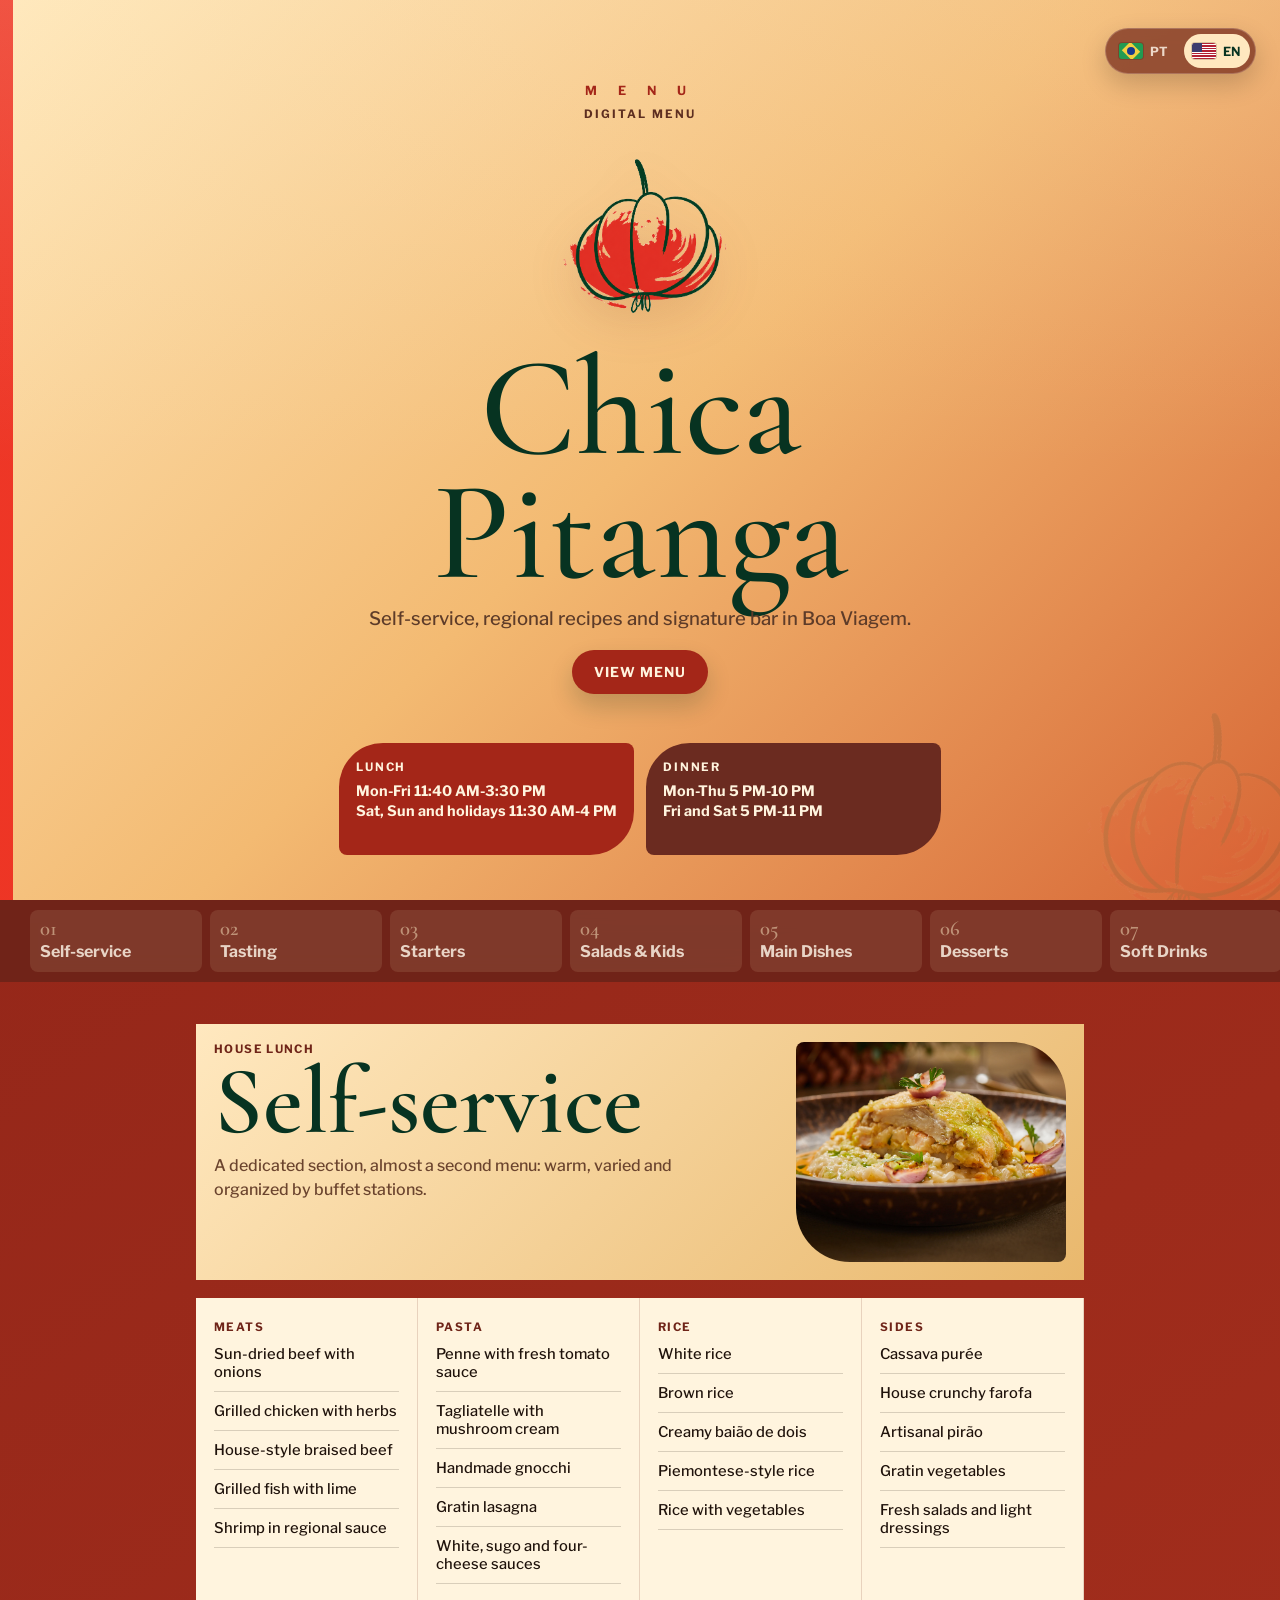
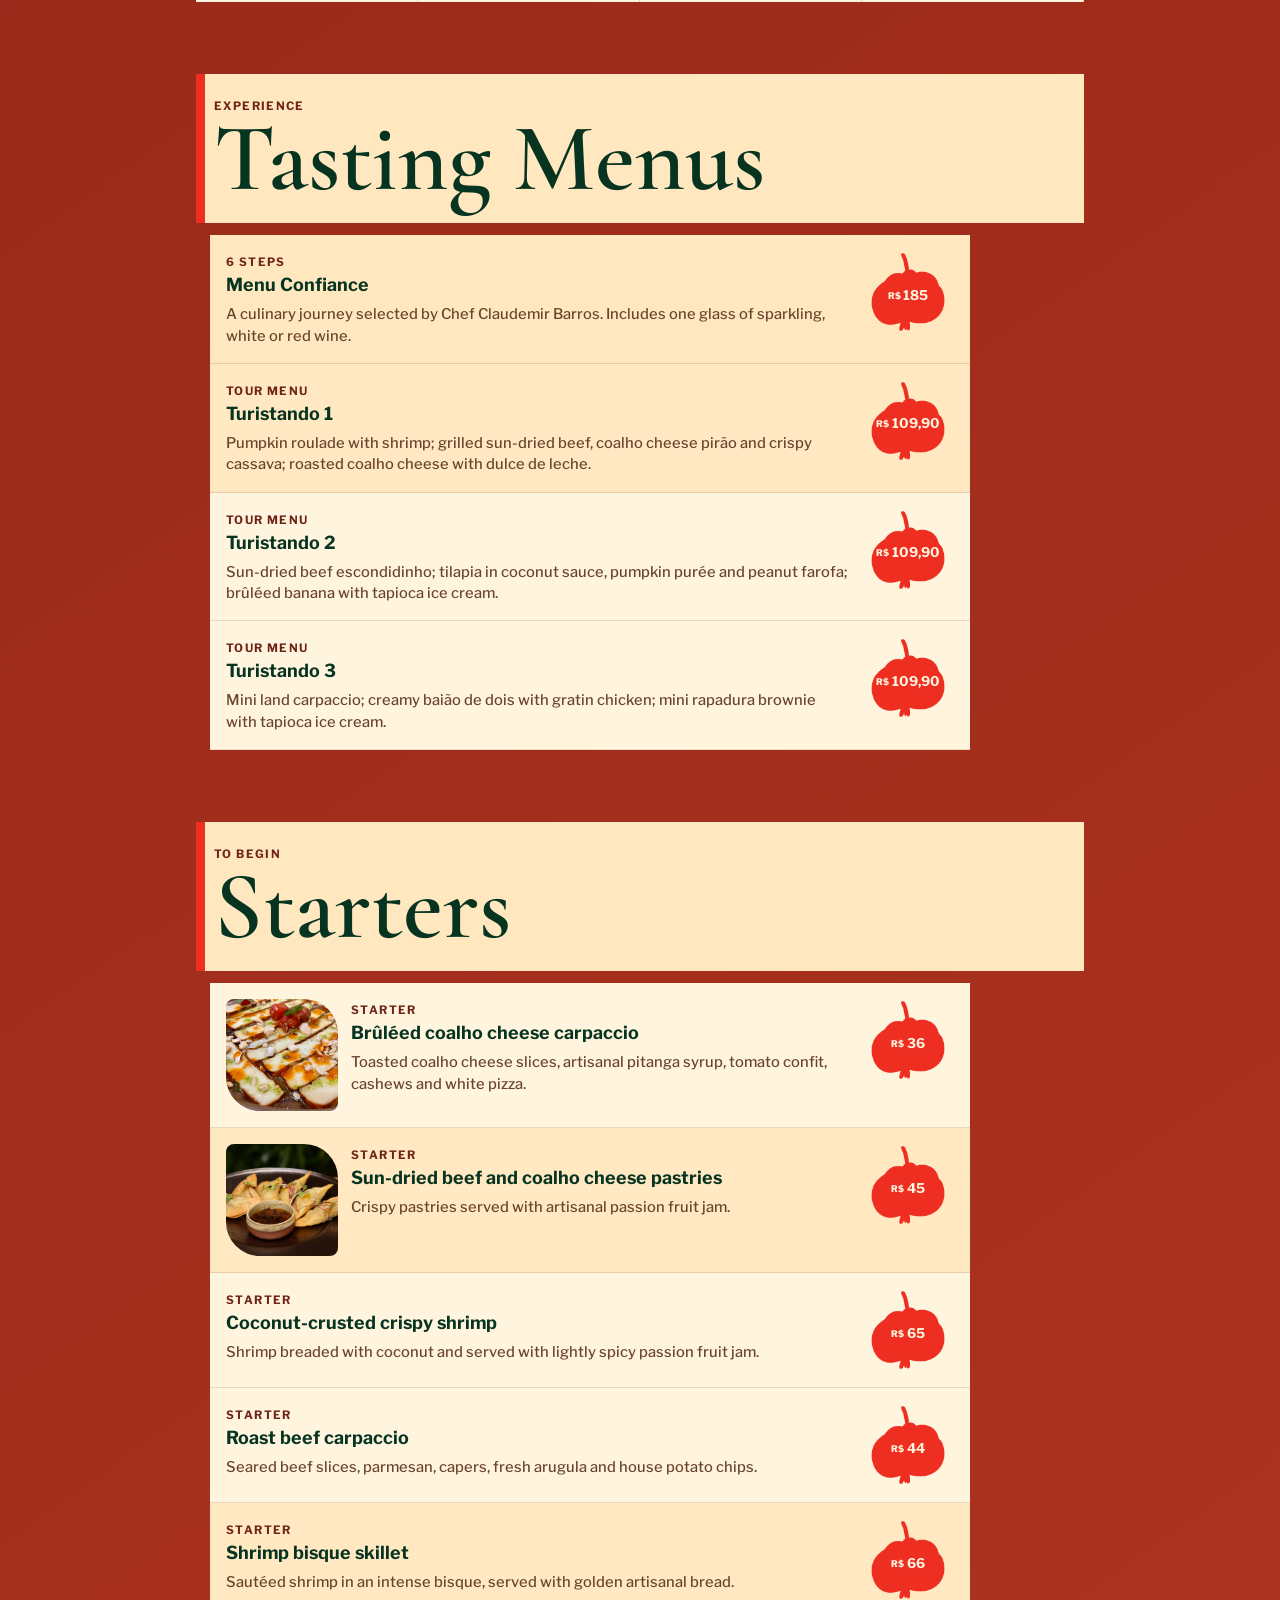
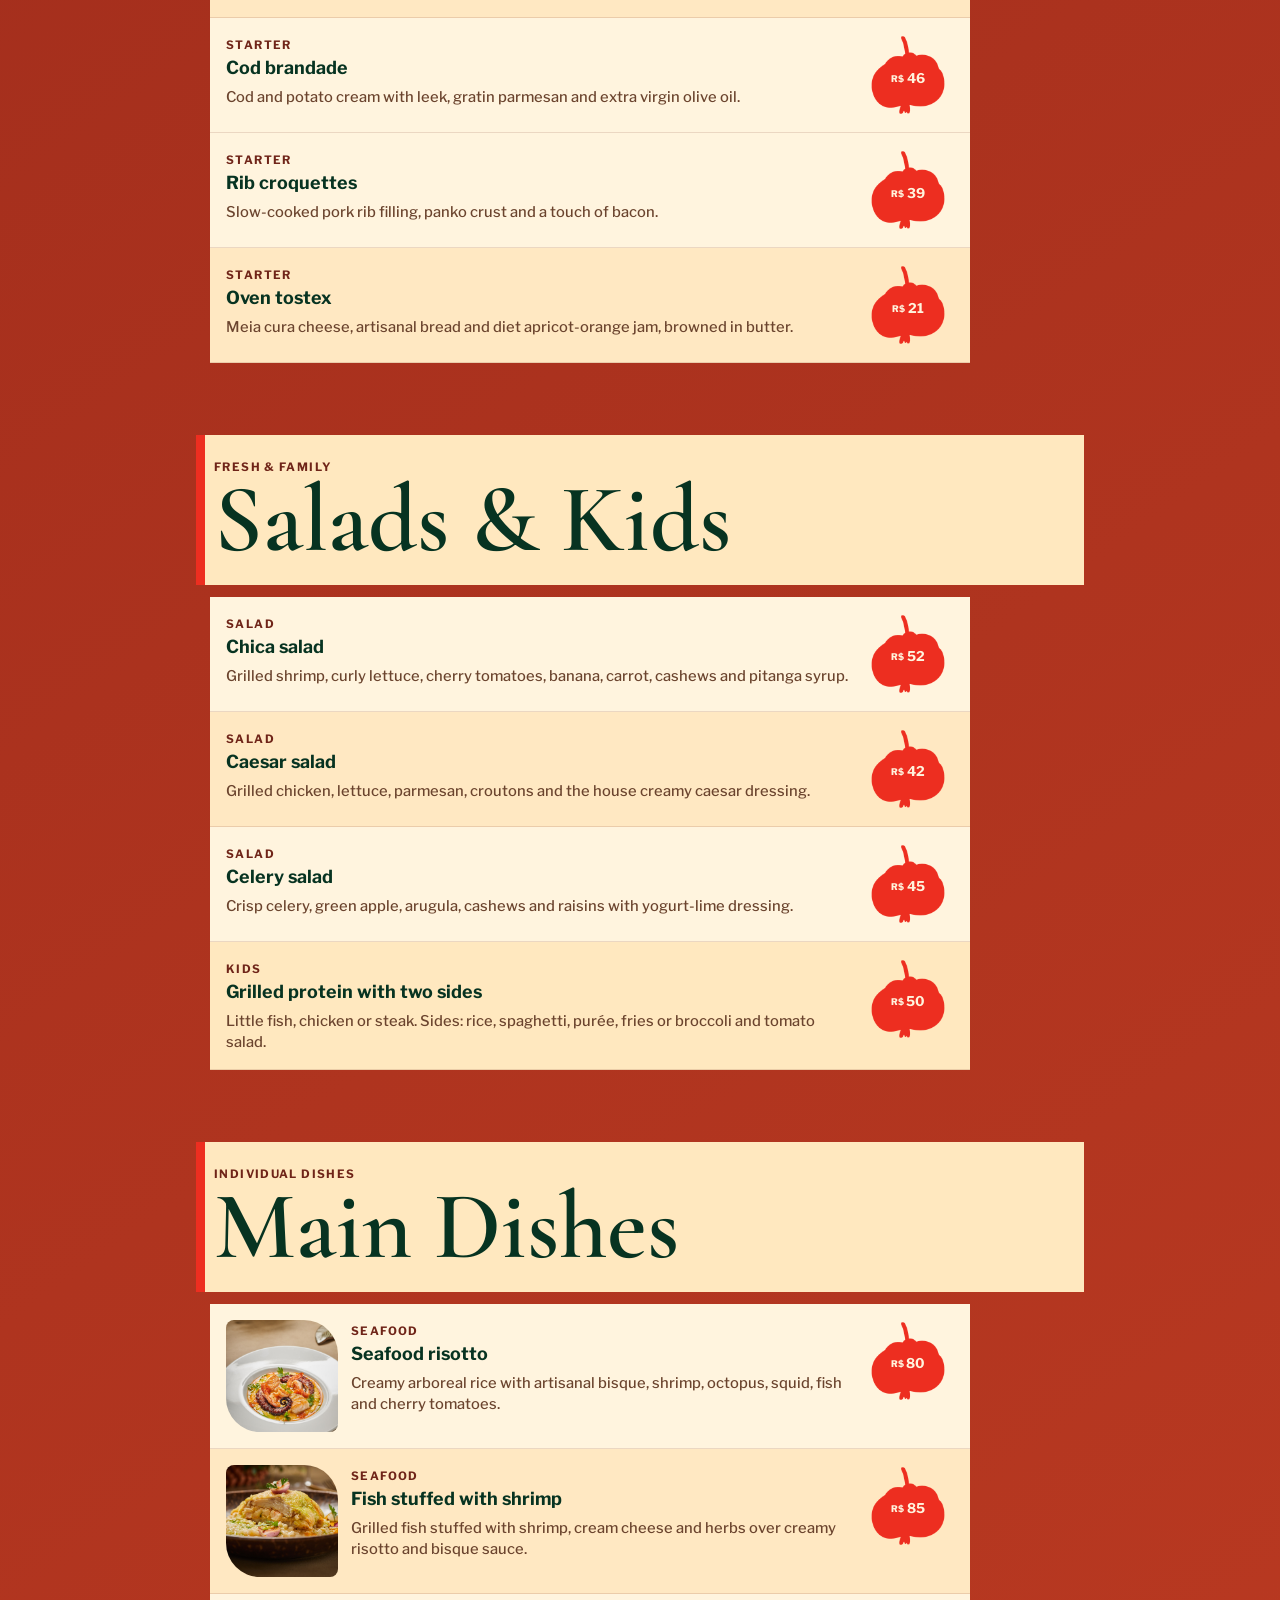
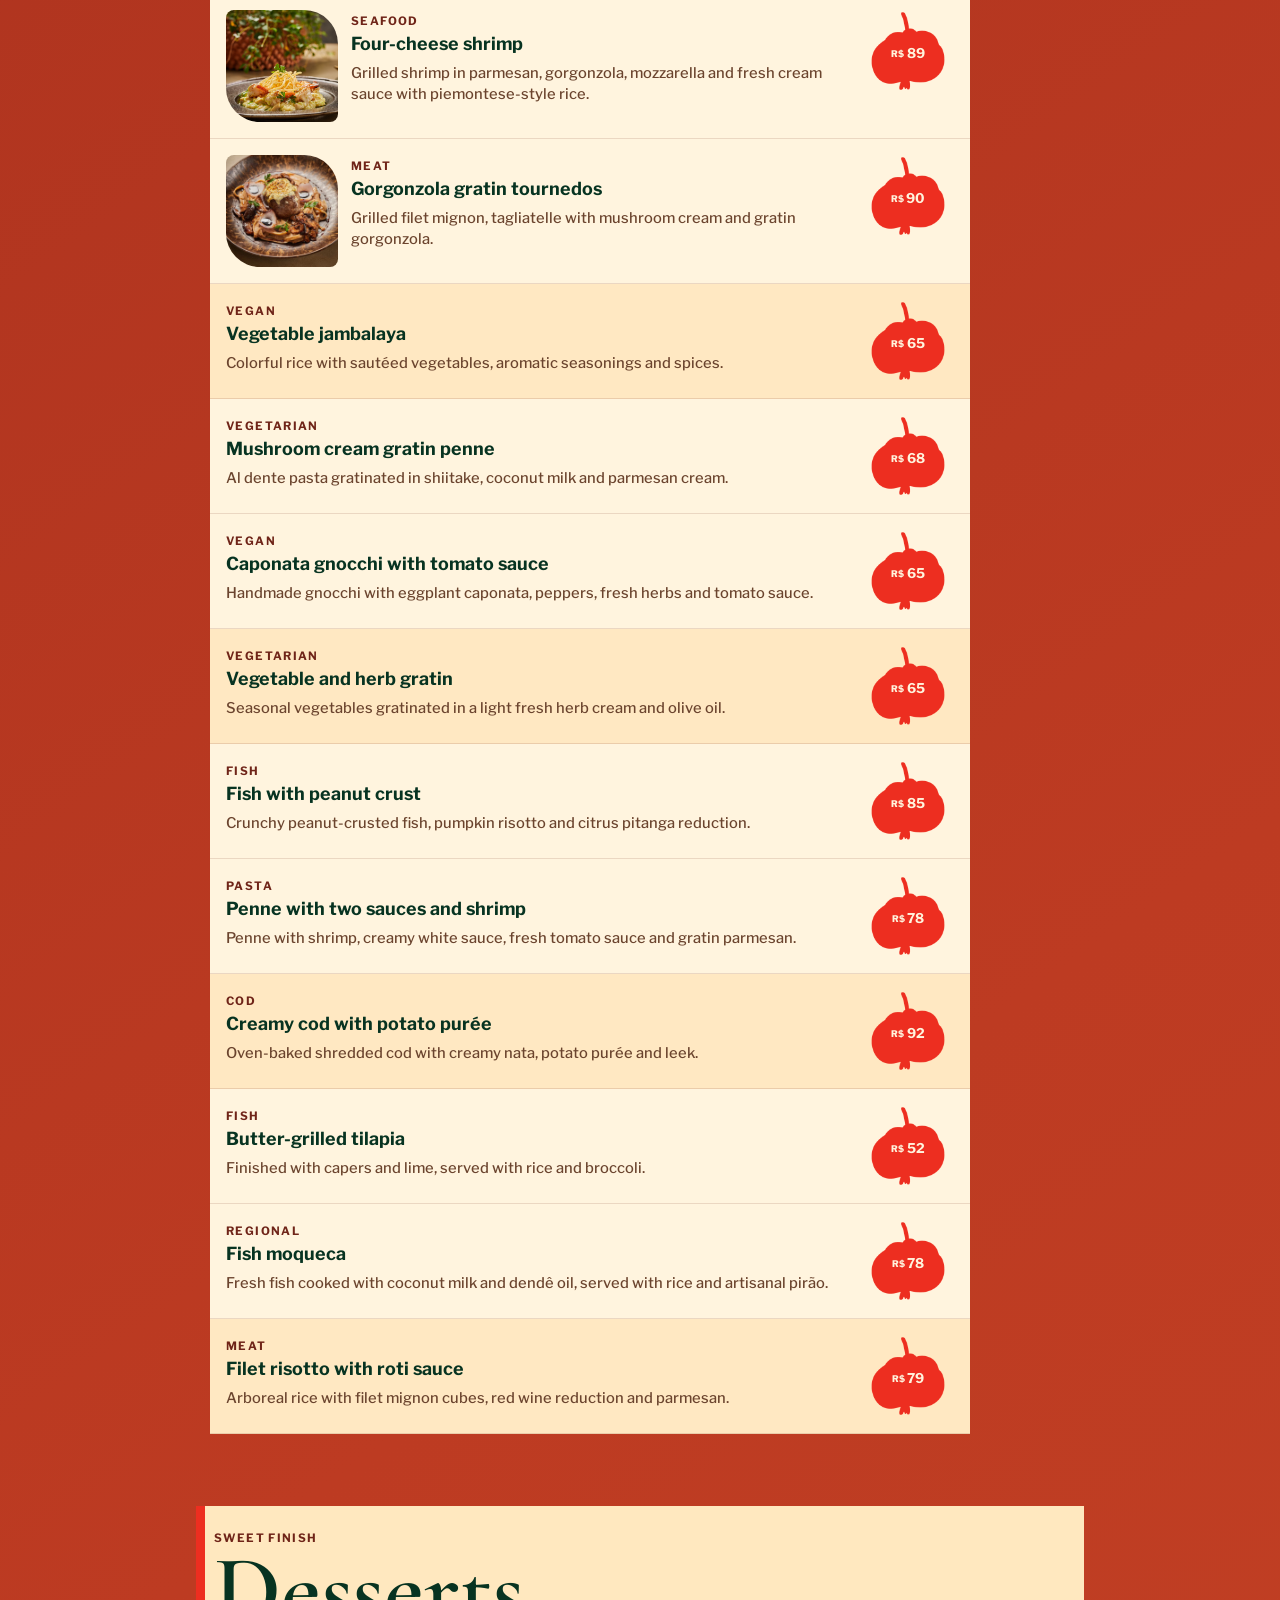
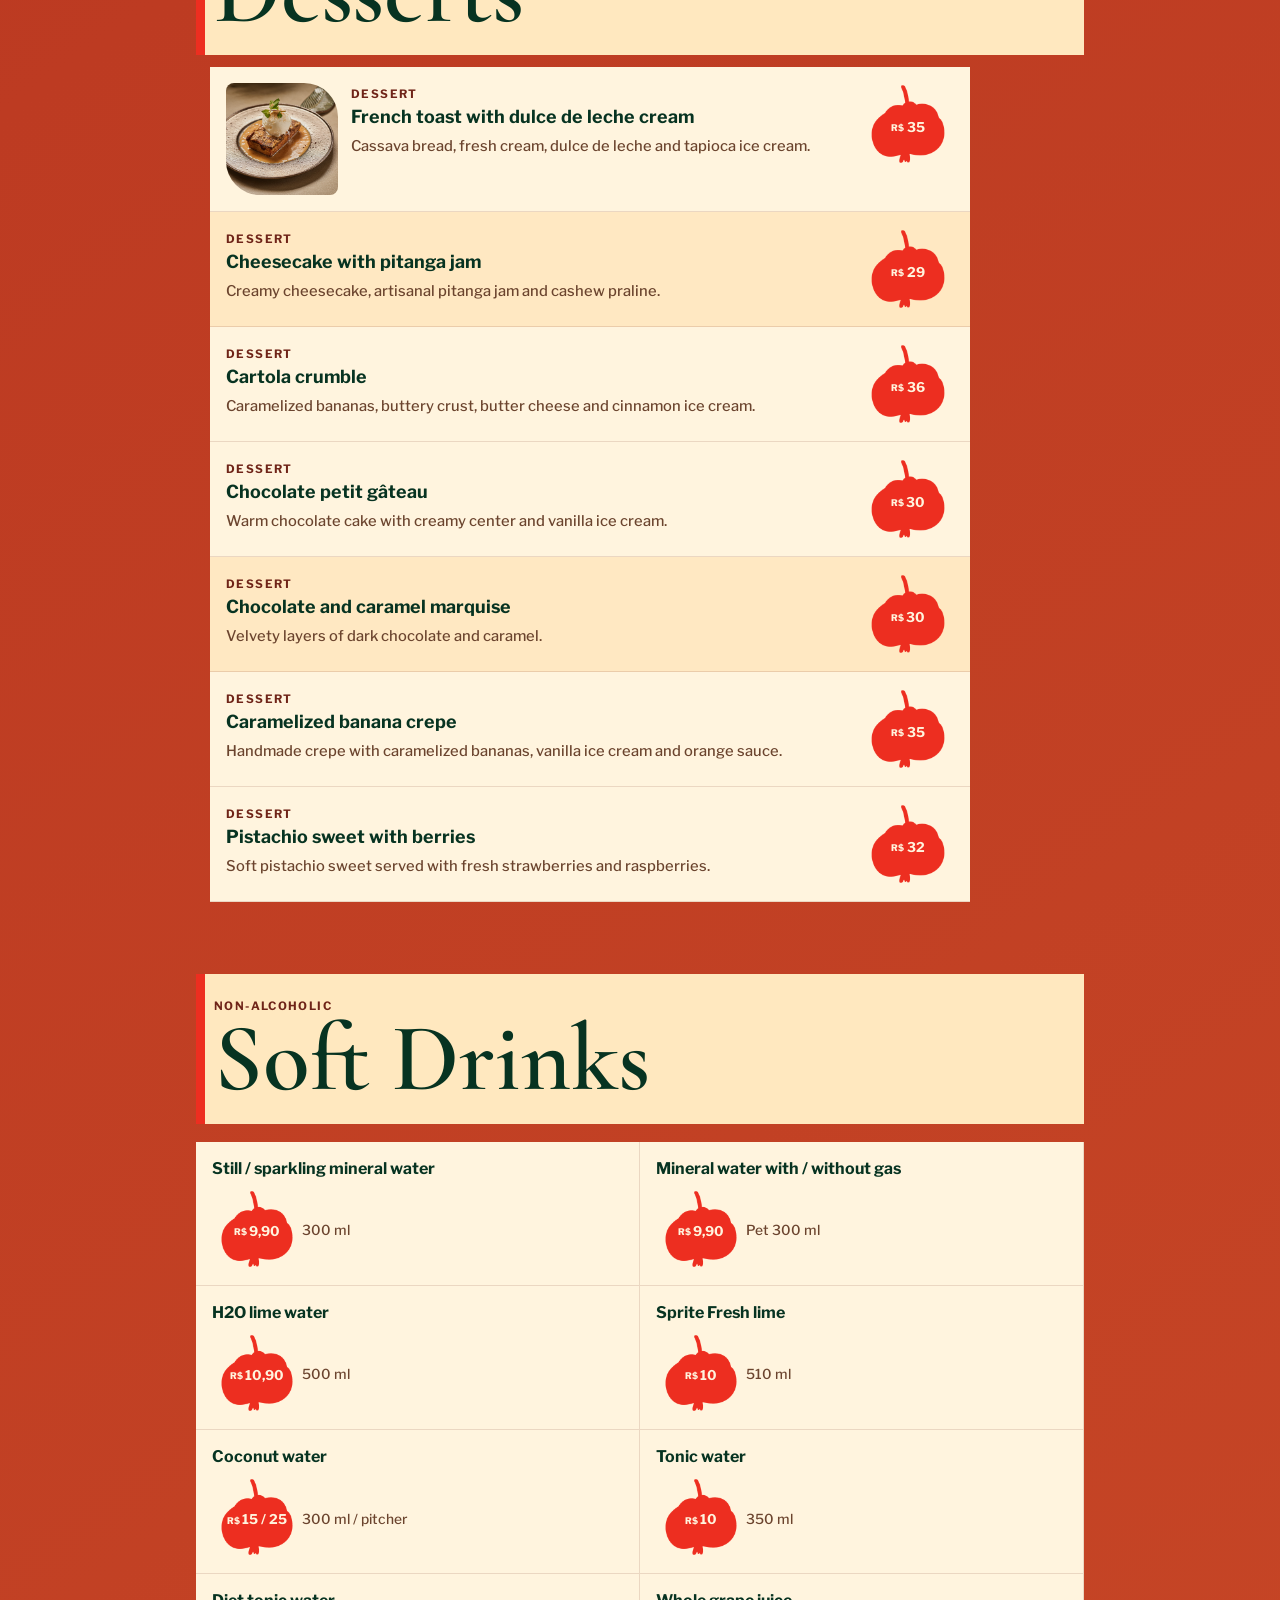
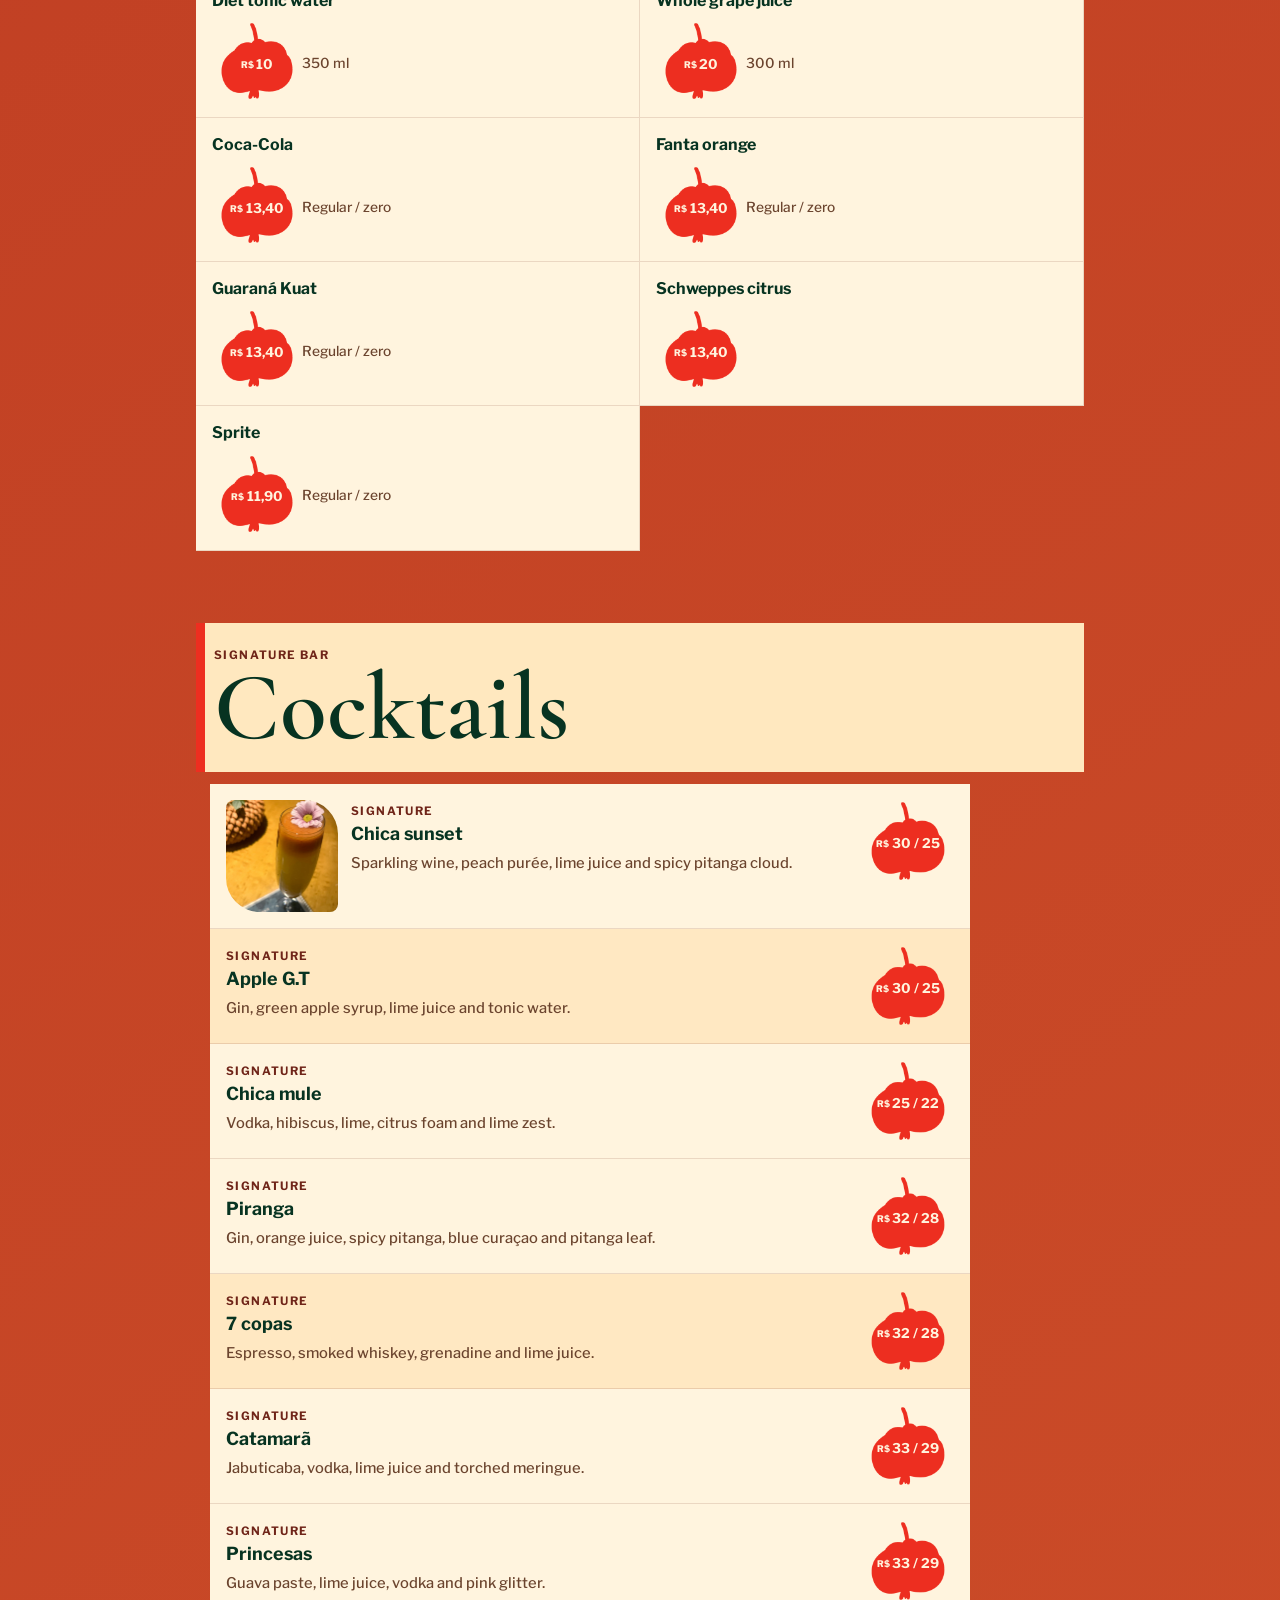
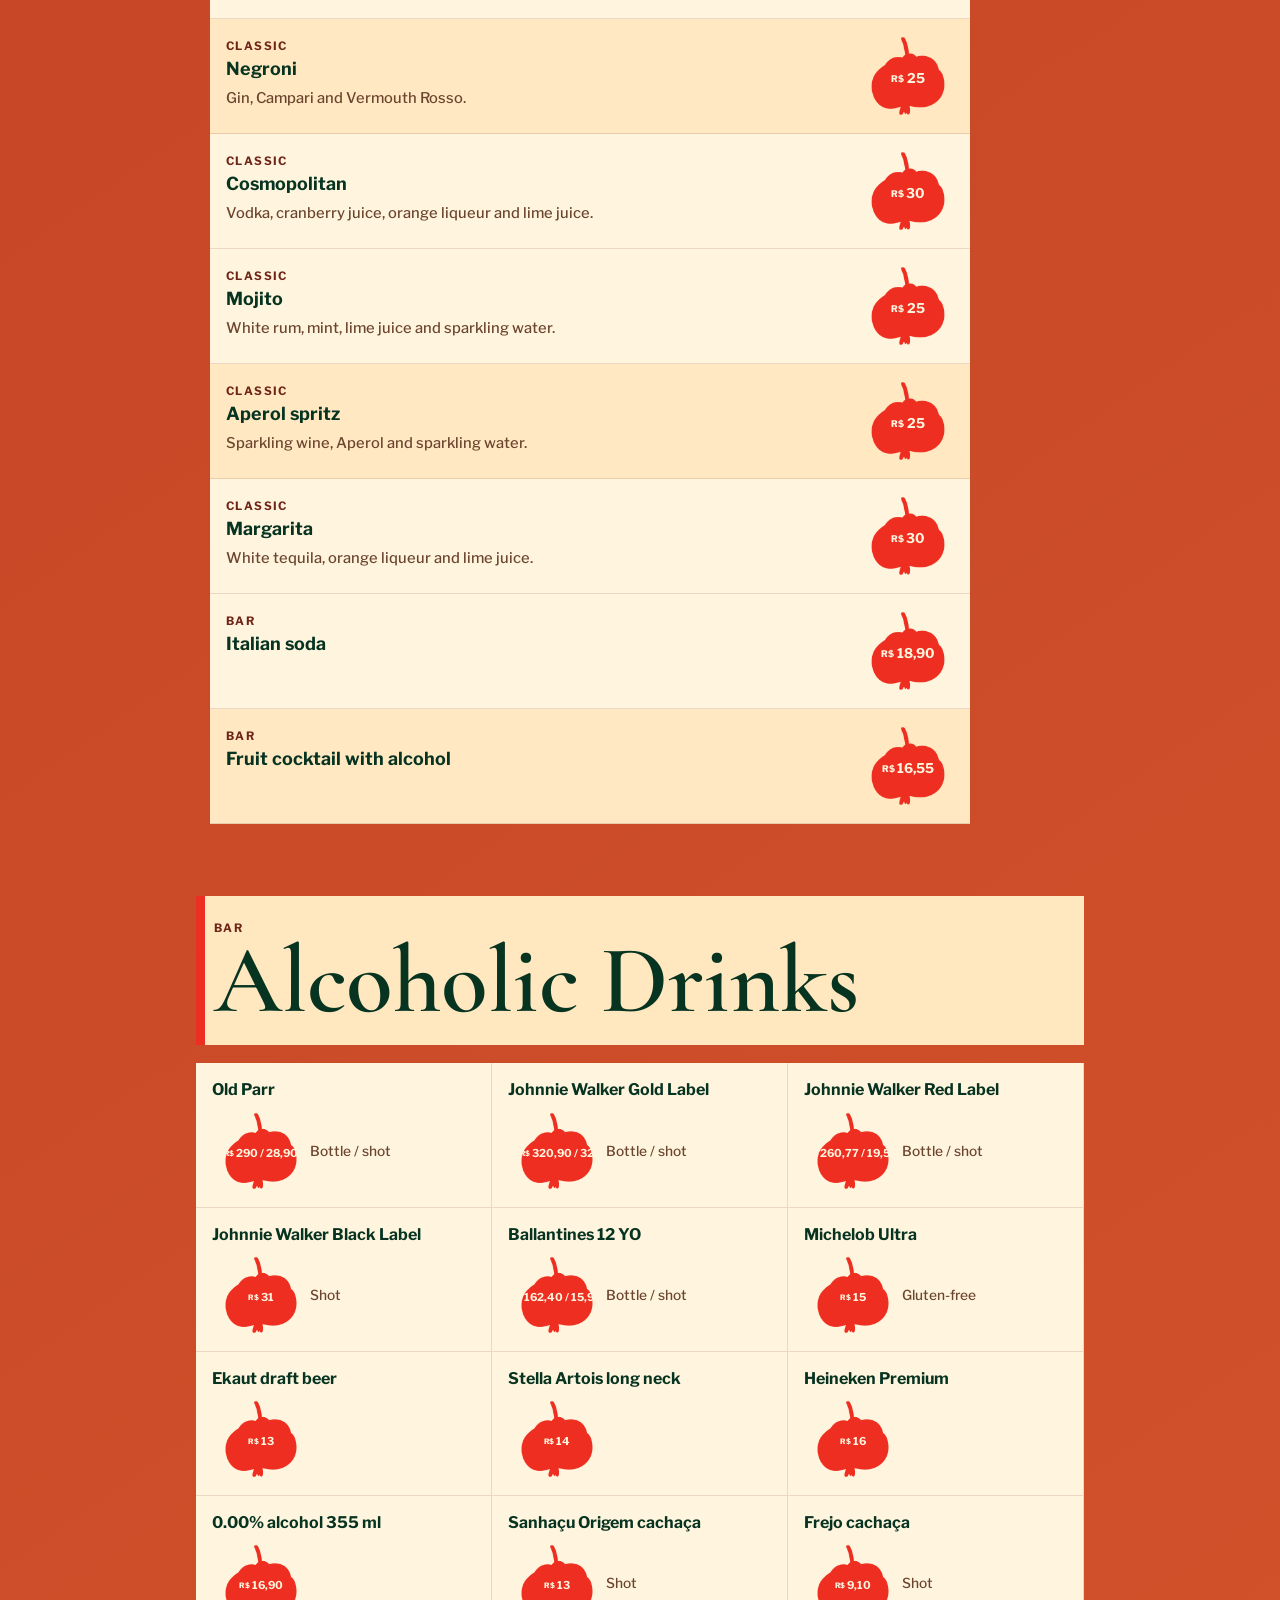
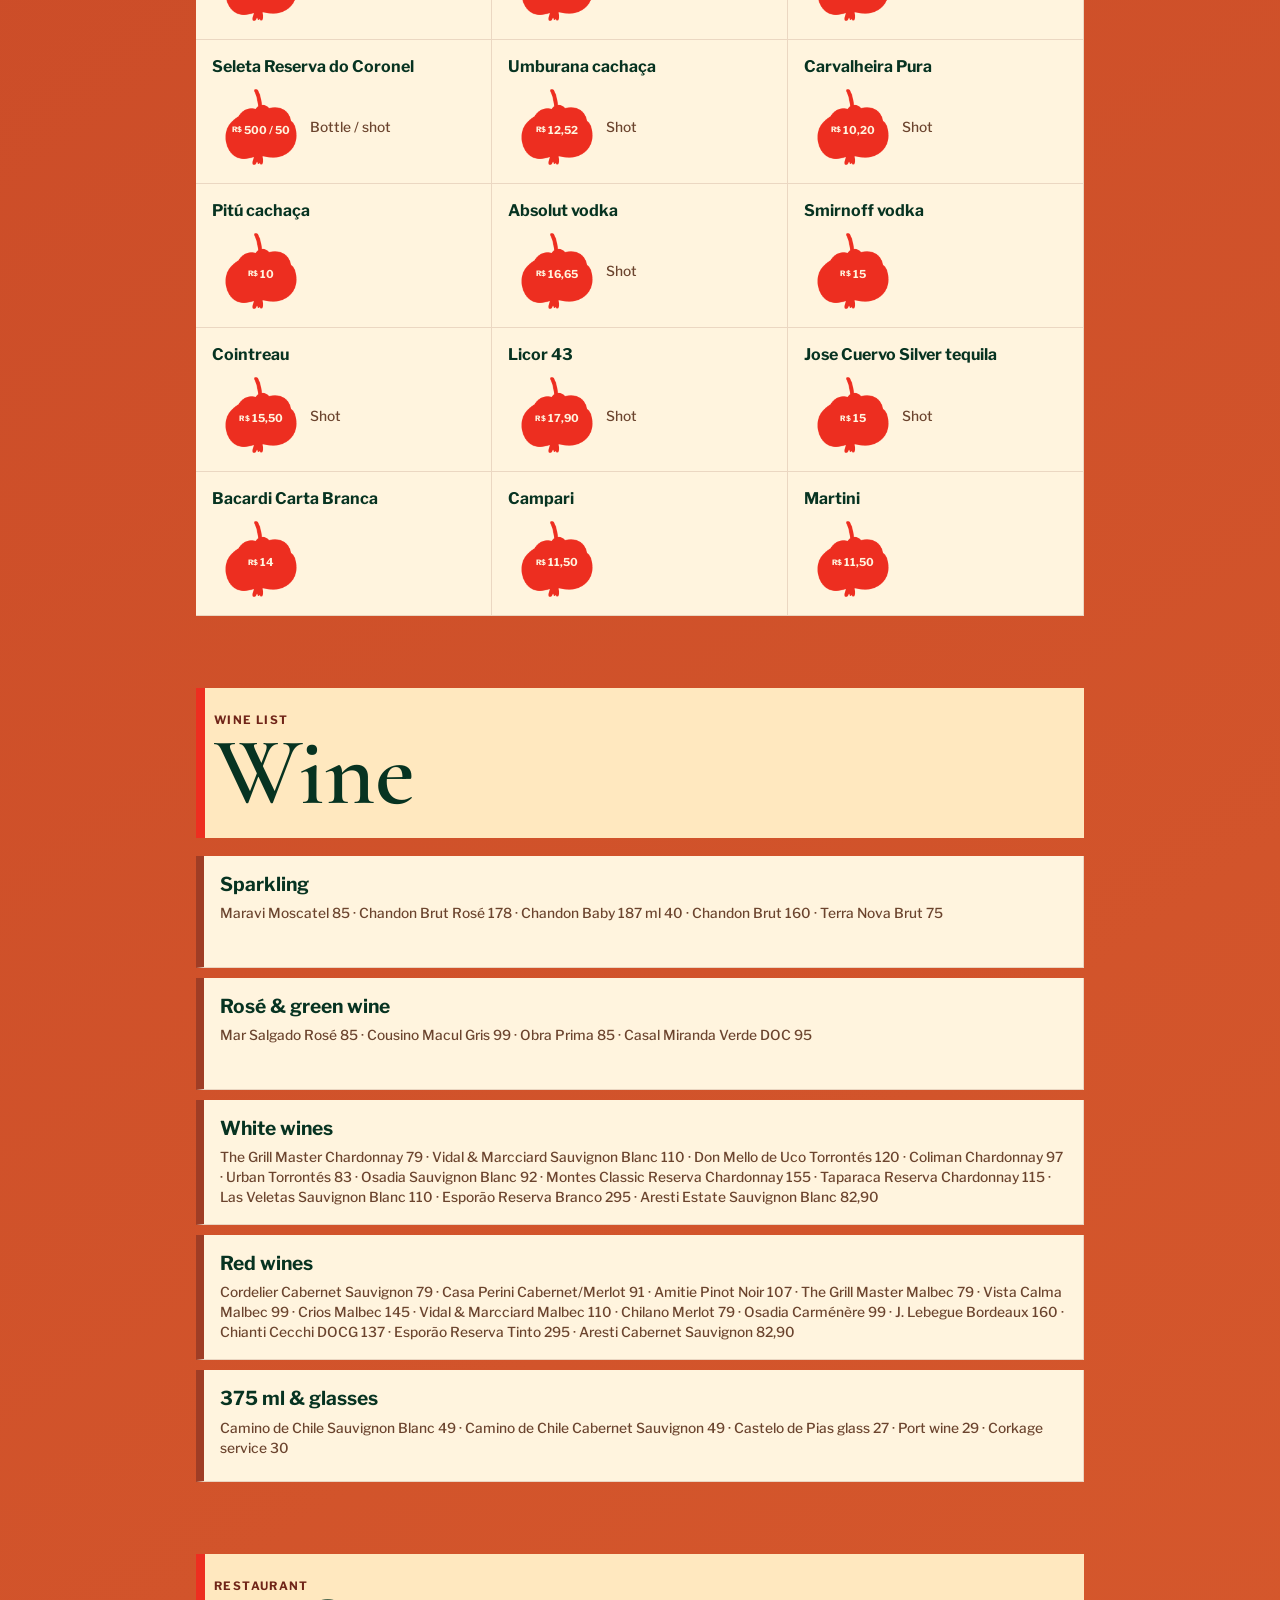
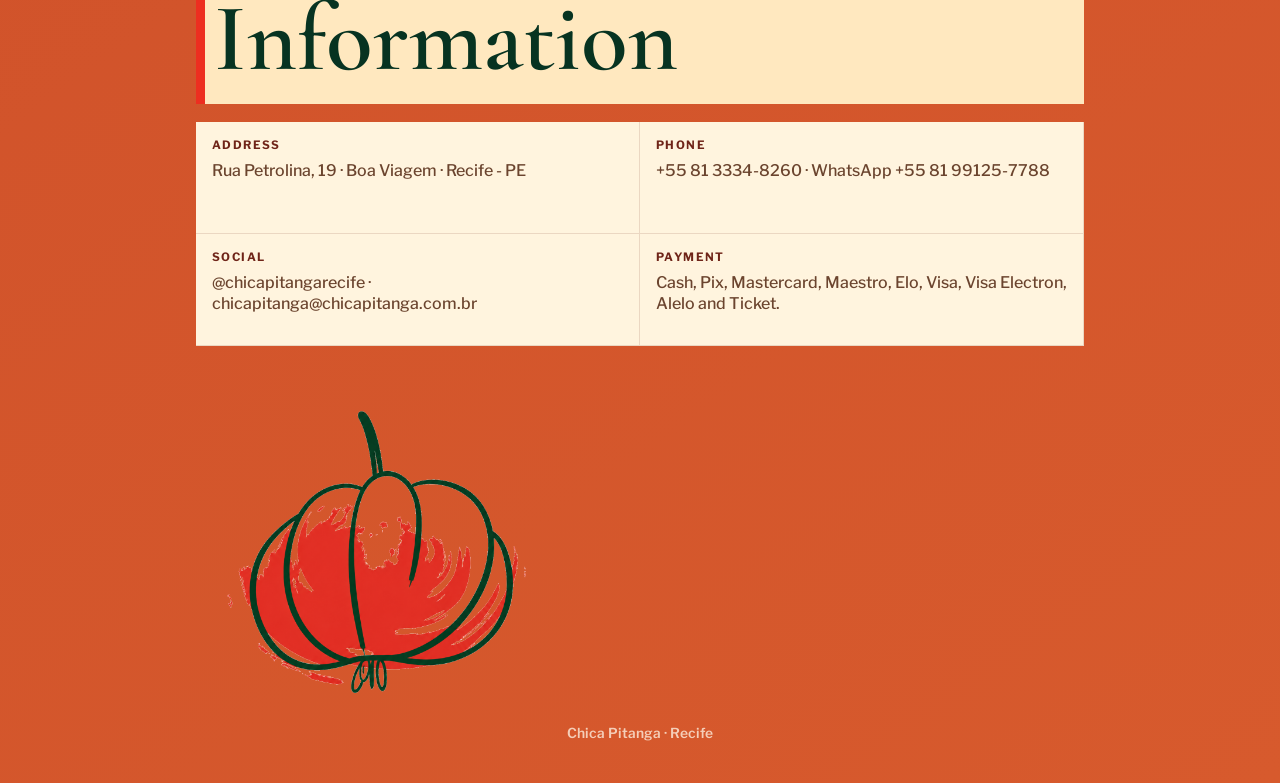
<file: en.html>
<!doctype html>
<html lang="en">
<head>
  <meta charset="utf-8">
  <meta name="viewport" content="width=device-width, initial-scale=1">
  <title>Chica Pitanga — Digital Menu</title>
  <link rel="preconnect" href="https://fonts.googleapis.com">
  <link rel="preconnect" href="https://fonts.gstatic.com" crossorigin>
  <link href="https://fonts.googleapis.com/css2?family=Cormorant+Garamond:wght@400;500;600;700&family=Libre+Franklin:wght@400;500;600;700;800&display=swap" rel="stylesheet">
  <link rel="stylesheet" href="styles.css?v=qrstack-standard-v3-20260605">
</head>
<body>
  <div class="ambient-marks" aria-hidden="true">
    <img src="assets/logo-clean.png" class="ambient-mark mark-1" alt="">
    <img src="assets/logo-clean.png" class="ambient-mark mark-2" alt="">
    <img src="assets/logo-clean.png" class="ambient-mark mark-3" alt="">
    <img src="assets/logo-clean.png" class="ambient-mark mark-4" alt="">
    <img src="assets/logo-clean.png" class="ambient-mark mark-5" alt="">
  </div>

  <main class="menu-shell">
    <div class="language-switch" aria-label="Language">
      <a class="language-pill" href="index.html" aria-label="Portuguese">
        <span class="flag flag-br" aria-hidden="true"></span>
        <span>PT</span>
      </a>
      <a class="language-pill is-active" href="en.html" aria-label="English">
        <span class="flag flag-us" aria-hidden="true"></span>
        <span>EN</span>
      </a>
    </div>

    <header class="cover">
      <div class="cover-brand">
        <span class="menu-word">M E N U</span>
        <span class="kicker">Digital Menu</span>
        <img src="assets/logo-clean.png" alt="Chica Pitanga" class="logo">
        <h1>Chica Pitanga</h1>
        <p>Self-service, regional recipes and signature bar in Boa Viagem.</p>
        <a class="cover-cta" href="#menu">View menu</a>
      </div>

      <div class="cover-balloons" aria-label="Opening hours">
        <div class="balloon clay">
          <span>Lunch</span>
          <strong>Mon-Fri 11:40 AM-3:30 PM</strong>
          <strong>Sat, Sun and holidays 11:30 AM-4 PM</strong>
        </div>
        <div class="balloon leaf">
          <span>Dinner</span>
          <strong>Mon-Thu 5 PM-10 PM</strong>
          <strong>Fri and Sat 5 PM-11 PM</strong>
        </div>
      </div>
    </header>

    <nav class="tab-dock" id="menu" role="tablist" aria-label="Menu categories">
      <button class="tab is-active" type="button" role="tab" aria-selected="true" aria-controls="panel-self" id="tab-self"><span>01</span>Self-service</button>
      <button class="tab" type="button" role="tab" aria-selected="false" aria-controls="panel-degustacao" id="tab-degustacao"><span>02</span>Tasting</button>
      <button class="tab" type="button" role="tab" aria-selected="false" aria-controls="panel-entradas" id="tab-entradas"><span>03</span>Starters</button>
      <button class="tab" type="button" role="tab" aria-selected="false" aria-controls="panel-saladas" id="tab-saladas"><span>04</span>Salads & Kids</button>
      <button class="tab" type="button" role="tab" aria-selected="false" aria-controls="panel-pratos" id="tab-pratos"><span>05</span>Main Dishes</button>
      <button class="tab" type="button" role="tab" aria-selected="false" aria-controls="panel-sobremesas" id="tab-sobremesas"><span>06</span>Desserts</button>
      <button class="tab" type="button" role="tab" aria-selected="false" aria-controls="panel-bebidas" id="tab-bebidas"><span>07</span>Soft Drinks</button>
      <button class="tab" type="button" role="tab" aria-selected="false" aria-controls="panel-drinks" id="tab-drinks"><span>08</span>Cocktails</button>
      <button class="tab" type="button" role="tab" aria-selected="false" aria-controls="panel-alcoolicas" id="tab-alcoolicas"><span>09</span>Alcoholic</button>
      <button class="tab" type="button" role="tab" aria-selected="false" aria-controls="panel-vinhos" id="tab-vinhos"><span>10</span>Wine</button>
      <button class="tab" type="button" role="tab" aria-selected="false" aria-controls="panel-info" id="tab-info"><span>11</span>Info</button>
    </nav>

    <section class="menu-status">
      <span>Updated from the original menu</span>
      <span>Prices in BRL</span>
    </section>

    <div class="tab-panels">
      <section class="panel is-active" id="panel-self" role="tabpanel" aria-labelledby="tab-self">
        <div class="section-hero self-hero">
          <div>
            <span>House lunch</span>
            <h2>Self-service</h2>
            <p>A dedicated section, almost a second menu: warm, varied and organized by buffet stations.</p>
          </div>
          <img src="assets/pescada.jpg" alt="Chica Pitanga dish">
        </div>

        <div class="buffet-board">
          <article><span>Meats</span><p>Sun-dried beef with onions</p><p>Grilled chicken with herbs</p><p>House-style braised beef</p><p>Grilled fish with lime</p><p>Shrimp in regional sauce</p></article>
          <article><span>Pasta</span><p>Penne with fresh tomato sauce</p><p>Tagliatelle with mushroom cream</p><p>Handmade gnocchi</p><p>Gratin lasagna</p><p>White, sugo and four-cheese sauces</p></article>
          <article><span>Rice</span><p>White rice</p><p>Brown rice</p><p>Creamy baião de dois</p><p>Piemontese-style rice</p><p>Rice with vegetables</p></article>
          <article><span>Sides</span><p>Cassava purée</p><p>House crunchy farofa</p><p>Artisanal pirão</p><p>Gratin vegetables</p><p>Fresh salads and light dressings</p></article>
        </div>
      </section>

      <section class="panel" id="panel-degustacao" role="tabpanel" aria-labelledby="tab-degustacao" hidden>
        <div class="section-head"><span>Experience</span><h2>Tasting Menus</h2></div>
        <div class="menu-list">
          <article class="menu-item large"><div><span>6 steps</span><h3>Menu Confiance</h3><p>A culinary journey selected by Chef Claudemir Barros. Includes one glass of sparkling, white or red wine.</p></div><strong>185</strong></article>
          <article class="menu-item"><div><span>Tour Menu</span><h3>Turistando 1</h3><p>Pumpkin roulade with shrimp; grilled sun-dried beef, coalho cheese pirão and crispy cassava; roasted coalho cheese with dulce de leche.</p></div><strong>109,90</strong></article>
          <article class="menu-item"><div><span>Tour Menu</span><h3>Turistando 2</h3><p>Sun-dried beef escondidinho; tilapia in coconut sauce, pumpkin purée and peanut farofa; brûléed banana with tapioca ice cream.</p></div><strong>109,90</strong></article>
          <article class="menu-item"><div><span>Tour Menu</span><h3>Turistando 3</h3><p>Mini land carpaccio; creamy baião de dois with gratin chicken; mini rapadura brownie with tapioca ice cream.</p></div><strong>109,90</strong></article>
        </div>
      </section>

      <section class="panel" id="panel-entradas" role="tabpanel" aria-labelledby="tab-entradas" hidden>
        <div class="section-head"><span>To begin</span><h2>Starters</h2></div>
        <div class="menu-list photo-list">
          <article class="menu-item with-photo"><img src="assets/carpaccio.jpg" alt="Brûléed coalho cheese carpaccio"><div><span>Starter</span><h3>Brûléed coalho cheese carpaccio</h3><p>Toasted coalho cheese slices, artisanal pitanga syrup, tomato confit, cashews and white pizza.</p></div><strong>36</strong></article>
          <article class="menu-item with-photo"><img src="assets/pasteis.jpg" alt="Sun-dried beef pastries"><div><span>Starter</span><h3>Sun-dried beef and coalho cheese pastries</h3><p>Crispy pastries served with artisanal passion fruit jam.</p></div><strong>45</strong></article>
          <article class="menu-item"><div><span>Starter</span><h3>Coconut-crusted crispy shrimp</h3><p>Shrimp breaded with coconut and served with lightly spicy passion fruit jam.</p></div><strong>65</strong></article>
          <article class="menu-item"><div><span>Starter</span><h3>Roast beef carpaccio</h3><p>Seared beef slices, parmesan, capers, fresh arugula and house potato chips.</p></div><strong>44</strong></article>
          <article class="menu-item"><div><span>Starter</span><h3>Shrimp bisque skillet</h3><p>Sautéed shrimp in an intense bisque, served with golden artisanal bread.</p></div><strong>66</strong></article>
          <article class="menu-item"><div><span>Starter</span><h3>Cod brandade</h3><p>Cod and potato cream with leek, gratin parmesan and extra virgin olive oil.</p></div><strong>46</strong></article>
          <article class="menu-item"><div><span>Starter</span><h3>Rib croquettes</h3><p>Slow-cooked pork rib filling, panko crust and a touch of bacon.</p></div><strong>39</strong></article>
          <article class="menu-item"><div><span>Starter</span><h3>Oven tostex</h3><p>Meia cura cheese, artisanal bread and diet apricot-orange jam, browned in butter.</p></div><strong>21</strong></article>
        </div>
      </section>

      <section class="panel" id="panel-saladas" role="tabpanel" aria-labelledby="tab-saladas" hidden>
        <div class="section-head"><span>Fresh & family</span><h2>Salads & Kids</h2></div>
        <div class="menu-list">
          <article class="menu-item"><div><span>Salad</span><h3>Chica salad</h3><p>Grilled shrimp, curly lettuce, cherry tomatoes, banana, carrot, cashews and pitanga syrup.</p></div><strong>52</strong></article>
          <article class="menu-item"><div><span>Salad</span><h3>Caesar salad</h3><p>Grilled chicken, lettuce, parmesan, croutons and the house creamy caesar dressing.</p></div><strong>42</strong></article>
          <article class="menu-item"><div><span>Salad</span><h3>Celery salad</h3><p>Crisp celery, green apple, arugula, cashews and raisins with yogurt-lime dressing.</p></div><strong>45</strong></article>
          <article class="menu-item large"><div><span>Kids</span><h3>Grilled protein with two sides</h3><p>Little fish, chicken or steak. Sides: rice, spaghetti, purée, fries or broccoli and tomato salad.</p></div><strong>50</strong></article>
        </div>
      </section>

      <section class="panel" id="panel-pratos" role="tabpanel" aria-labelledby="tab-pratos" hidden>
        <div class="section-head"><span>Individual dishes</span><h2>Main Dishes</h2></div>
        <div class="menu-list photo-list">
          <article class="menu-item with-photo"><img src="assets/risoto-mar.jpg" alt="Seafood risotto"><div><span>Seafood</span><h3>Seafood risotto</h3><p>Creamy arboreal rice with artisanal bisque, shrimp, octopus, squid, fish and cherry tomatoes.</p></div><strong>80</strong></article>
          <article class="menu-item with-photo"><img src="assets/pescada.jpg" alt="Fish stuffed with shrimp"><div><span>Seafood</span><h3>Fish stuffed with shrimp</h3><p>Grilled fish stuffed with shrimp, cream cheese and herbs over creamy risotto and bisque sauce.</p></div><strong>85</strong></article>
          <article class="menu-item with-photo"><img src="assets/camarao.jpg" alt="Four-cheese shrimp"><div><span>Seafood</span><h3>Four-cheese shrimp</h3><p>Grilled shrimp in parmesan, gorgonzola, mozzarella and fresh cream sauce with piemontese-style rice.</p></div><strong>89</strong></article>
          <article class="menu-item with-photo"><img src="assets/tornedor.jpg" alt="Gorgonzola gratin tournedos"><div><span>Meat</span><h3>Gorgonzola gratin tournedos</h3><p>Grilled filet mignon, tagliatelle with mushroom cream and gratin gorgonzola.</p></div><strong>90</strong></article>
          <article class="menu-item"><div><span>Vegan</span><h3>Vegetable jambalaya</h3><p>Colorful rice with sautéed vegetables, aromatic seasonings and spices.</p></div><strong>65</strong></article>
          <article class="menu-item"><div><span>Vegetarian</span><h3>Mushroom cream gratin penne</h3><p>Al dente pasta gratinated in shiitake, coconut milk and parmesan cream.</p></div><strong>68</strong></article>
          <article class="menu-item"><div><span>Vegan</span><h3>Caponata gnocchi with tomato sauce</h3><p>Handmade gnocchi with eggplant caponata, peppers, fresh herbs and tomato sauce.</p></div><strong>65</strong></article>
          <article class="menu-item"><div><span>Vegetarian</span><h3>Vegetable and herb gratin</h3><p>Seasonal vegetables gratinated in a light fresh herb cream and olive oil.</p></div><strong>65</strong></article>
          <article class="menu-item"><div><span>Fish</span><h3>Fish with peanut crust</h3><p>Crunchy peanut-crusted fish, pumpkin risotto and citrus pitanga reduction.</p></div><strong>85</strong></article>
          <article class="menu-item"><div><span>Pasta</span><h3>Penne with two sauces and shrimp</h3><p>Penne with shrimp, creamy white sauce, fresh tomato sauce and gratin parmesan.</p></div><strong>78</strong></article>
          <article class="menu-item"><div><span>Cod</span><h3>Creamy cod with potato purée</h3><p>Oven-baked shredded cod with creamy nata, potato purée and leek.</p></div><strong>92</strong></article>
          <article class="menu-item"><div><span>Fish</span><h3>Butter-grilled tilapia</h3><p>Finished with capers and lime, served with rice and broccoli.</p></div><strong>52</strong></article>
          <article class="menu-item"><div><span>Regional</span><h3>Fish moqueca</h3><p>Fresh fish cooked with coconut milk and dendê oil, served with rice and artisanal pirão.</p></div><strong>78</strong></article>
          <article class="menu-item"><div><span>Meat</span><h3>Filet risotto with roti sauce</h3><p>Arboreal rice with filet mignon cubes, red wine reduction and parmesan.</p></div><strong>79</strong></article>
        </div>
      </section>

      <section class="panel" id="panel-sobremesas" role="tabpanel" aria-labelledby="tab-sobremesas" hidden>
        <div class="section-head"><span>Sweet finish</span><h2>Desserts</h2></div>
        <div class="menu-list photo-list">
          <article class="menu-item with-photo"><img src="assets/sobremesa.jpg" alt="French toast with dulce de leche cream"><div><span>Dessert</span><h3>French toast with dulce de leche cream</h3><p>Cassava bread, fresh cream, dulce de leche and tapioca ice cream.</p></div><strong>35</strong></article>
          <article class="menu-item"><div><span>Dessert</span><h3>Cheesecake with pitanga jam</h3><p>Creamy cheesecake, artisanal pitanga jam and cashew praline.</p></div><strong>29</strong></article>
          <article class="menu-item"><div><span>Dessert</span><h3>Cartola crumble</h3><p>Caramelized bananas, buttery crust, butter cheese and cinnamon ice cream.</p></div><strong>36</strong></article>
          <article class="menu-item"><div><span>Dessert</span><h3>Chocolate petit gâteau</h3><p>Warm chocolate cake with creamy center and vanilla ice cream.</p></div><strong>30</strong></article>
          <article class="menu-item"><div><span>Dessert</span><h3>Chocolate and caramel marquise</h3><p>Velvety layers of dark chocolate and caramel.</p></div><strong>30</strong></article>
          <article class="menu-item"><div><span>Dessert</span><h3>Caramelized banana crepe</h3><p>Handmade crepe with caramelized bananas, vanilla ice cream and orange sauce.</p></div><strong>35</strong></article>
          <article class="menu-item"><div><span>Dessert</span><h3>Pistachio sweet with berries</h3><p>Soft pistachio sweet served with fresh strawberries and raspberries.</p></div><strong>32</strong></article>
        </div>
      </section>

      <section class="panel" id="panel-bebidas" role="tabpanel" aria-labelledby="tab-bebidas" hidden>
        <div class="section-head"><span>Non-alcoholic</span><h2>Soft Drinks</h2></div>
        <div class="price-grid">
          <article><h3>Still / sparkling mineral water</h3><strong>9,90</strong><span>300 ml</span></article>
          <article><h3>Mineral water with / without gas</h3><strong>9,90</strong><span>Pet 300 ml</span></article>
          <article><h3>H2O lime water</h3><strong>10,90</strong><span>500 ml</span></article>
          <article><h3>Sprite Fresh lime</h3><strong>10</strong><span>510 ml</span></article>
          <article><h3>Coconut water</h3><strong>15 / 25</strong><span>300 ml / pitcher</span></article>
          <article><h3>Tonic water</h3><strong>10</strong><span>350 ml</span></article>
          <article><h3>Diet tonic water</h3><strong>10</strong><span>350 ml</span></article>
          <article><h3>Whole grape juice</h3><strong>20</strong><span>300 ml</span></article>
          <article><h3>Coca-Cola</h3><strong>13,40</strong><span>Regular / zero</span></article>
          <article><h3>Fanta orange</h3><strong>13,40</strong><span>Regular / zero</span></article>
          <article><h3>Guaraná Kuat</h3><strong>13,40</strong><span>Regular / zero</span></article>
          <article><h3>Schweppes citrus</h3><strong>13,40</strong><span></span></article>
          <article><h3>Sprite</h3><strong>11,90</strong><span>Regular / zero</span></article>
        </div>
      </section>

      <section class="panel" id="panel-drinks" role="tabpanel" aria-labelledby="tab-drinks" hidden>
        <div class="section-head"><span>Signature bar</span><h2>Cocktails</h2></div>
        <div class="menu-list photo-list">
          <article class="menu-item with-photo"><img src="assets/drink.jpg" alt="Chica sunset"><div><span>Signature</span><h3>Chica sunset</h3><p>Sparkling wine, peach purée, lime juice and spicy pitanga cloud.</p></div><strong>30 / 25</strong></article>
          <article class="menu-item"><div><span>Signature</span><h3>Apple G.T</h3><p>Gin, green apple syrup, lime juice and tonic water.</p></div><strong>30 / 25</strong></article>
          <article class="menu-item"><div><span>Signature</span><h3>Chica mule</h3><p>Vodka, hibiscus, lime, citrus foam and lime zest.</p></div><strong>25 / 22</strong></article>
          <article class="menu-item"><div><span>Signature</span><h3>Piranga</h3><p>Gin, orange juice, spicy pitanga, blue curaçao and pitanga leaf.</p></div><strong>32 / 28</strong></article>
          <article class="menu-item"><div><span>Signature</span><h3>7 copas</h3><p>Espresso, smoked whiskey, grenadine and lime juice.</p></div><strong>32 / 28</strong></article>
          <article class="menu-item"><div><span>Signature</span><h3>Catamarã</h3><p>Jabuticaba, vodka, lime juice and torched meringue.</p></div><strong>33 / 29</strong></article>
          <article class="menu-item"><div><span>Signature</span><h3>Princesas</h3><p>Guava paste, lime juice, vodka and pink glitter.</p></div><strong>33 / 29</strong></article>
          <article class="menu-item"><div><span>Classic</span><h3>Negroni</h3><p>Gin, Campari and Vermouth Rosso.</p></div><strong>25</strong></article>
          <article class="menu-item"><div><span>Classic</span><h3>Cosmopolitan</h3><p>Vodka, cranberry juice, orange liqueur and lime juice.</p></div><strong>30</strong></article>
          <article class="menu-item"><div><span>Classic</span><h3>Mojito</h3><p>White rum, mint, lime juice and sparkling water.</p></div><strong>25</strong></article>
          <article class="menu-item"><div><span>Classic</span><h3>Aperol spritz</h3><p>Sparkling wine, Aperol and sparkling water.</p></div><strong>25</strong></article>
          <article class="menu-item"><div><span>Classic</span><h3>Margarita</h3><p>White tequila, orange liqueur and lime juice.</p></div><strong>30</strong></article>
          <article class="menu-item"><div><span>Bar</span><h3>Italian soda</h3><p></p></div><strong>18,90</strong></article>
          <article class="menu-item"><div><span>Bar</span><h3>Fruit cocktail with alcohol</h3><p></p></div><strong>16,55</strong></article>
        </div>
      </section>

      <section class="panel" id="panel-alcoolicas" role="tabpanel" aria-labelledby="tab-alcoolicas" hidden>
        <div class="section-head"><span>Bar</span><h2>Alcoholic Drinks</h2></div>
        <div class="price-grid dense">
          <article><h3>Old Parr</h3><strong>290 / 28,90</strong><span>Bottle / shot</span></article>
          <article><h3>Johnnie Walker Gold Label</h3><strong>320,90 / 32</strong><span>Bottle / shot</span></article>
          <article><h3>Johnnie Walker Red Label</h3><strong>260,77 / 19,50</strong><span>Bottle / shot</span></article>
          <article><h3>Johnnie Walker Black Label</h3><strong>31</strong><span>Shot</span></article>
          <article><h3>Ballantines 12 YO</h3><strong>162,40 / 15,90</strong><span>Bottle / shot</span></article>
          <article><h3>Michelob Ultra</h3><strong>15</strong><span>Gluten-free</span></article>
          <article><h3>Ekaut draft beer</h3><strong>13</strong><span></span></article>
          <article><h3>Stella Artois long neck</h3><strong>14</strong><span></span></article>
          <article><h3>Heineken Premium</h3><strong>16</strong><span></span></article>
          <article><h3>0.00% alcohol 355 ml</h3><strong>16,90</strong><span></span></article>
          <article><h3>Sanhaçu Origem cachaça</h3><strong>13</strong><span>Shot</span></article>
          <article><h3>Frejo cachaça</h3><strong>9,10</strong><span>Shot</span></article>
          <article><h3>Seleta Reserva do Coronel</h3><strong>500 / 50</strong><span>Bottle / shot</span></article>
          <article><h3>Umburana cachaça</h3><strong>12,52</strong><span>Shot</span></article>
          <article><h3>Carvalheira Pura</h3><strong>10,20</strong><span>Shot</span></article>
          <article><h3>Pitú cachaça</h3><strong>10</strong><span></span></article>
          <article><h3>Absolut vodka</h3><strong>16,65</strong><span>Shot</span></article>
          <article><h3>Smirnoff vodka</h3><strong>15</strong><span></span></article>
          <article><h3>Cointreau</h3><strong>15,50</strong><span>Shot</span></article>
          <article><h3>Licor 43</h3><strong>17,90</strong><span>Shot</span></article>
          <article><h3>Jose Cuervo Silver tequila</h3><strong>15</strong><span>Shot</span></article>
          <article><h3>Bacardi Carta Branca</h3><strong>14</strong><span></span></article>
          <article><h3>Campari</h3><strong>11,50</strong><span></span></article>
          <article><h3>Martini</h3><strong>11,50</strong><span></span></article>
        </div>
      </section>

      <section class="panel" id="panel-vinhos" role="tabpanel" aria-labelledby="tab-vinhos" hidden>
        <div class="section-head"><span>Wine list</span><h2>Wine</h2></div>
        <div class="wine-stack">
          <article><h3>Sparkling</h3><p>Maravi Moscatel 85 · Chandon Brut Rosé 178 · Chandon Baby 187 ml 40 · Chandon Brut 160 · Terra Nova Brut 75</p></article>
          <article><h3>Rosé & green wine</h3><p>Mar Salgado Rosé 85 · Cousino Macul Gris 99 · Obra Prima 85 · Casal Miranda Verde DOC 95</p></article>
          <article><h3>White wines</h3><p>The Grill Master Chardonnay 79 · Vidal & Marcciard Sauvignon Blanc 110 · Don Mello de Uco Torrontés 120 · Coliman Chardonnay 97 · Urban Torrontés 83 · Osadia Sauvignon Blanc 92 · Montes Classic Reserva Chardonnay 155 · Taparaca Reserva Chardonnay 115 · Las Veletas Sauvignon Blanc 110 · Esporão Reserva Branco 295 · Aresti Estate Sauvignon Blanc 82,90</p></article>
          <article><h3>Red wines</h3><p>Cordelier Cabernet Sauvignon 79 · Casa Perini Cabernet/Merlot 91 · Amitie Pinot Noir 107 · The Grill Master Malbec 79 · Vista Calma Malbec 99 · Crios Malbec 145 · Vidal & Marcciard Malbec 110 · Chilano Merlot 79 · Osadia Carménère 99 · J. Lebegue Bordeaux 160 · Chianti Cecchi DOCG 137 · Esporão Reserva Tinto 295 · Aresti Cabernet Sauvignon 82,90</p></article>
          <article><h3>375 ml & glasses</h3><p>Camino de Chile Sauvignon Blanc 49 · Camino de Chile Cabernet Sauvignon 49 · Castelo de Pias glass 27 · Port wine 29 · Corkage service 30</p></article>
        </div>
      </section>

      <section class="panel" id="panel-info" role="tabpanel" aria-labelledby="tab-info" hidden>
        <div class="section-head"><span>Restaurant</span><h2>Information</h2></div>
        <div class="info-cards">
          <article><span>Address</span><p>Rua Petrolina, 19 · Boa Viagem · Recife - PE</p></article>
          <article><span>Phone</span><p>+55 81 3334-8260 · WhatsApp +55 81 99125-7788</p></article>
          <article><span>Social</span><p>@chicapitangarecife · chicapitanga@chicapitanga.com.br</p></article>
          <article><span>Payment</span><p>Cash, Pix, Mastercard, Maestro, Elo, Visa, Visa Electron, Alelo and Ticket.</p></article>
        </div>
      </section>
    </div>

    <footer class="menu-footer">
      <img src="assets/logo-clean.png" alt="Chica Pitanga">
      <span>Chica Pitanga · Recife</span>
    </footer>
  </main>

  <script src="script.js?v=qrstack-standard-v3-20260605"></script>
</body>
</html>
</file>
<file: styles.css>
:root {
  --forest: #073321;
  --forest-2: #114b33;
  --paper: #ffe8bf;
  --paper-2: #f5c787;
  --clay: #9f3d25;
  --clay-dark: #6f2418;
  --pitanga: #ed2e20;
  --pitanga-deep: #a42618;
  --urucum: #bd3b22;
  --cream: #fff4de;
  --ink: #1f120b;
  --muted: #6b442e;
  --line: rgba(31, 18, 11, .17);
  --display: "Cormorant Garamond", Georgia, serif;
  --text: "Libre Franklin", system-ui, sans-serif;
}

@font-face {
  font-family: "Valorant Bryan T";
  src:
    url("assets/fonts/valorant/Valorant%20Font.ttf") format("truetype"),
    local("Valorant - Bryan T"),
    local("Valorant Bryan T"),
    local("Valorant");
  font-display: swap;
}

* {
  box-sizing: border-box;
}

html {
  scroll-behavior: smooth;
}

body {
  margin: 0;
  min-height: 100vh;
  overflow-x: hidden;
  color: var(--ink);
  background: linear-gradient(145deg, #8f2418, var(--urucum) 45%, #d75a2d 100%);
  font-family: var(--text);
  text-rendering: optimizeLegibility;
  -webkit-font-smoothing: antialiased;
}

body::before {
  content: "";
  position: fixed;
  inset: 0;
  pointer-events: none;
  background: linear-gradient(180deg, rgba(255, 196, 120, .14), transparent 42%);
  z-index: -3;
}

img {
  display: block;
  max-width: 100%;
}

button {
  font: inherit;
}

a,
button {
  -webkit-tap-highlight-color: transparent;
}

.ambient-marks {
  position: fixed;
  inset: 0;
  z-index: -1;
  overflow: hidden;
  pointer-events: none;
}

.ambient-mark {
  position: absolute;
  width: clamp(120px, 18vw, 230px);
  opacity: .075;
  filter: brightness(1.9) saturate(.55);
}

.mark-1 { left: calc(50% - 570px); top: 40px; transform: rotate(-19deg); }
.mark-2 { right: calc(50% - 555px); top: 360px; transform: rotate(22deg); }
.mark-3 { left: calc(50% - 520px); top: 840px; transform: rotate(13deg); opacity: .045; }
.mark-4 { right: calc(50% - 500px); top: 1260px; transform: rotate(-28deg); opacity: .04; }
.mark-5 { left: calc(50% - 120px); top: 1680px; transform: rotate(8deg); opacity: .032; }

.menu-shell {
  position: relative;
  width: min(940px, 100%);
  margin: 0 auto;
  padding: 0 14px 38px;
}

.language-switch {
  position: fixed;
  top: 28px;
  right: 24px;
  z-index: 20;
  display: flex;
  gap: 7px;
  padding: 5px;
  border: 1px solid rgba(255, 247, 233, .22);
  border-radius: 999px;
  background: rgba(111, 36, 24, .7);
  box-shadow: 0 10px 26px rgba(0,0,0,.18);
  backdrop-filter: blur(10px);
}

.language-pill {
  display: inline-flex;
  align-items: center;
  gap: 7px;
  min-height: 34px;
  padding: 0 10px 0 8px;
  border-radius: 999px;
  color: rgba(255, 247, 233, .82);
  font-size: .78rem;
  font-weight: 700;
  text-decoration: none;
}

.language-pill.is-active {
  color: var(--forest);
  background: var(--paper);
}

.flag {
  position: relative;
  display: inline-block;
  width: 24px;
  height: 16px;
  overflow: hidden;
  border-radius: 3px;
  box-shadow: 0 0 0 1px rgba(0,0,0,.16);
}

.flag-br {
  background: #229b52;
}

.flag-br::before {
  content: "";
  position: absolute;
  inset: 2px 5px;
  background: #f4d03f;
  transform: rotate(45deg);
}

.flag-br::after {
  content: "";
  position: absolute;
  left: 8px;
  top: 4px;
  width: 8px;
  height: 8px;
  border-radius: 50%;
  background: #183a8f;
}

.flag-us {
  background: repeating-linear-gradient(180deg, #b22234 0 1.23px, #fff 1.23px 2.46px);
}

.flag-us::before {
  content: "";
  position: absolute;
  left: 0;
  top: 0;
  width: 10px;
  height: 8.6px;
  background: #3c3b6e;
}

.cover {
  position: relative;
  overflow: hidden;
  min-height: 100svh;
  width: 100vw;
  margin-inline: calc(50% - 50vw);
  display: grid;
  align-items: center;
  padding: 72px max(22px, calc((100vw - 940px) / 2 + 24px)) 34px;
  border: 0;
  border-radius: 0;
  background:
    linear-gradient(90deg, rgba(237, 46, 32, .95) 0 13px, transparent 13px),
    linear-gradient(135deg, #ffe7b8 0%, #f3ba72 50%, #d76635 100%);
  box-shadow: none;
  text-align: center;
}

.cover::before {
  content: "";
  position: absolute;
  inset: 0;
  background: linear-gradient(180deg, rgba(255, 244, 222, .15), transparent 52%);
  pointer-events: none;
}

.cover::after {
  content: "";
  position: absolute;
  right: -50px;
  bottom: -54px;
  width: 270px;
  height: 270px;
  background: url("assets/logo-clean.png") center / contain no-repeat;
  opacity: .1;
  transform: rotate(13deg);
}

.cover-brand {
  position: relative;
  z-index: 1;
  display: flex;
  flex-direction: column;
  align-items: center;
  max-width: 650px;
  margin: 0 auto;
}

.logo {
  width: clamp(136px, 25vw, 200px);
  aspect-ratio: 1;
  object-fit: contain;
  margin: 18px auto 4px;
  filter: drop-shadow(0 16px 22px rgba(125, 50, 31, .14));
}

.menu-word,
.kicker,
.section-head span,
.section-hero span,
.menu-item span,
.buffet-board span,
.info-cards span {
  display: block;
  color: var(--clay-dark);
  font-size: .72rem;
  font-weight: 700;
  letter-spacing: .12em;
  text-transform: uppercase;
}

.menu-word {
  color: var(--pitanga-deep);
  font-size: .78rem;
  letter-spacing: .72em;
}

.kicker {
  margin-top: 9px;
  color: #5d2e20;
  letter-spacing: .18em;
}

h1,
h2,
h3,
p {
  margin: 0;
}

h1,
h2 {
  font-family: var(--display);
  font-weight: 600;
  line-height: .88;
  letter-spacing: 0;
}

h1 {
  margin-top: 4px;
  color: var(--forest);
  font-size: clamp(4.55rem, 13vw, 8.8rem);
  font-weight: 500;
  font-style: normal;
}

.cover-brand p {
  max-width: 550px;
  margin: 12px auto 0;
  color: #5e3c29;
  font-size: clamp(.98rem, 2.4vw, 1.16rem);
  font-weight: 500;
}

.cover-cta {
  display: inline-flex;
  align-items: center;
  justify-content: center;
  min-height: 44px;
  margin-top: 20px;
  padding: 0 22px;
  border-radius: 999px;
  color: var(--cream);
  background: var(--pitanga-deep);
  font-size: .85rem;
  font-weight: 700;
  letter-spacing: .08em;
  text-decoration: none;
  text-transform: uppercase;
  box-shadow: 0 12px 24px rgba(8, 43, 32, .2);
}

.cover-balloons {
  position: relative;
  z-index: 1;
  display: grid;
  grid-template-columns: repeat(2, minmax(0, 1fr));
  gap: 12px;
  margin-top: 28px;
  max-width: 680px;
  margin-left: auto;
  margin-right: auto;
  text-align: left;
}

.balloon {
  min-height: 112px;
  padding: 17px;
  border-radius: 44px 8px 44px 8px;
  color: var(--cream);
}

.balloon.clay {
  background: var(--pitanga-deep);
}

.balloon.leaf {
  background: #6b2b20;
}

.balloon span {
  display: block;
  margin-bottom: 8px;
  font-size: .72rem;
  font-weight: 700;
  letter-spacing: .16em;
  text-transform: uppercase;
}

.balloon strong {
  display: block;
  font-size: .9rem;
  line-height: 1.35;
}

.tab-dock {
  position: sticky;
  top: 0;
  z-index: 10;
  display: grid;
  grid-template-columns: repeat(11, minmax(118px, 1fr));
  gap: 6px;
  overflow-x: auto;
  width: 100vw;
  margin: 0 calc(50% - 50vw);
  padding: 12px 14px;
  background: rgba(111, 36, 24, .96);
  backdrop-filter: blur(14px);
  -webkit-overflow-scrolling: touch;
  scrollbar-width: none;
}

.tab-dock::-webkit-scrollbar {
  display: none;
}

.tab {
  min-height: 62px;
  padding: 9px 10px;
  border: 0;
  border-radius: 8px;
  color: rgba(255, 247, 233, .82);
  background: rgba(255, 232, 191, .11);
  text-align: left;
  font-weight: 700;
  cursor: pointer;
}

.tab span {
  display: block;
  margin-bottom: 5px;
  color: rgba(244, 223, 189, .54);
  font-family: var(--display);
  font-size: 1.3rem;
  font-weight: 600;
  line-height: .8;
}

.tab.is-active {
  color: var(--pitanga-deep);
  border-color: var(--paper);
  background: var(--paper);
}

.tab.is-active span {
  color: var(--pitanga);
}

.menu-status {
  display: flex;
  justify-content: space-between;
  gap: 12px;
  padding: 12px 2px 18px;
  color: rgba(255, 244, 222, .86);
  font-size: .74rem;
  font-weight: 700;
  letter-spacing: .08em;
  text-transform: uppercase;
}

.panel {
  animation: reveal .18s ease-out;
}

@keyframes reveal {
  from { opacity: 0; transform: translateY(5px); }
  to { opacity: 1; transform: translateY(0); }
}

.section-head,
.section-hero {
  position: relative;
  overflow: hidden;
  border-radius: 0;
  background: var(--paper);
  box-shadow: none;
}

.section-head {
  padding: 25px 18px 22px;
  margin-inline: -14px;
}

.section-head::before {
  content: "";
  position: absolute;
  inset: 0 auto 0 0;
  width: 9px;
  background: var(--pitanga);
}

.section-head h2,
.section-hero h2 {
  margin-top: 4px;
  color: var(--forest);
  font-size: clamp(3.2rem, 9vw, 6rem);
  font-weight: 600;
}

.section-hero {
  display: grid;
  grid-template-columns: minmax(0, 1fr) 270px;
  gap: 14px;
  padding: 18px;
  margin-inline: -14px;
  background: linear-gradient(135deg, var(--paper), #e9b86d);
}

.section-hero p {
  max-width: 500px;
  margin-top: 10px;
  color: var(--muted);
  font-weight: 500;
  line-height: 1.5;
}

.section-hero img {
  width: 100%;
  height: 220px;
  border-radius: 8px 54px 8px 54px;
  object-fit: cover;
}

.buffet-board {
  display: grid;
  grid-template-columns: repeat(4, minmax(0, 1fr));
  gap: 0;
  margin-top: 12px;
  margin-inline: -14px;
}

.buffet-board article {
  padding: 18px;
  border-radius: 0;
  background: var(--cream);
  border-right: 1px solid rgba(111,36,24,.16);
}

.buffet-board p {
  padding: 10px 0;
  border-bottom: 1px solid var(--line);
  color: var(--ink);
  font-size: .92rem;
  font-weight: 500;
}

.menu-list {
  display: grid;
  gap: 0;
  margin-top: 12px;
  margin-inline: -14px;
}

.menu-item {
  position: relative;
  display: grid;
  grid-template-columns: minmax(0, 1fr) auto;
  gap: 13px;
  align-items: start;
  min-height: 112px;
  padding: 16px;
  border-radius: 0;
  background: var(--cream);
  border-bottom: 1px solid rgba(111,36,24,.14);
}

.menu-item > div {
  min-width: 0;
}

.menu-item:nth-child(3n + 2) {
  background: #ffe8c2;
}

.menu-item.large {
  background: var(--paper);
}

.menu-item.with-photo {
  grid-template-columns: 112px minmax(0, 1fr) auto;
}

.menu-item img {
  width: 112px;
  height: 112px;
  border-radius: 8px 34px 8px 34px;
  object-fit: cover;
}

.menu-item h3 {
  margin-top: 4px;
  color: var(--forest);
  font-family: var(--text);
  font-size: clamp(1rem, 2.25vw, 1.12rem);
  font-weight: 700;
  line-height: 1.28;
  overflow-wrap: break-word;
}

.menu-item p {
  margin-top: 7px;
  color: var(--muted);
  font-size: .92rem;
  font-weight: 500;
  line-height: 1.45;
  overflow-wrap: break-word;
}

.menu-item strong,
.price-grid strong {
  position: relative;
  isolation: isolate;
  display: inline-flex;
  align-items: center;
  justify-content: center;
  gap: .16em;
  border-radius: 0;
  color: var(--cream);
  background: url("assets/price-pitanga.png?v=clean") center / contain no-repeat;
  font-weight: 700;
  line-height: 1;
  white-space: nowrap;
}

.menu-item strong::before,
.price-grid strong::before {
  content: "R$";
  font-size: .68em;
  font-weight: 800;
  letter-spacing: .02em;
}

.menu-item strong {
  width: 92px;
  min-height: 82px;
  padding: 12px 10px 6px;
  font-size: .84rem;
}

.price-grid,
.info-cards {
  display: grid;
  grid-template-columns: repeat(2, minmax(0, 1fr));
  gap: 0;
  margin-top: 12px;
  margin-inline: -14px;
}

.price-grid.dense {
  grid-template-columns: repeat(3, minmax(0, 1fr));
}

.price-grid article,
.info-cards article,
.wine-stack article {
  min-height: 112px;
  padding: 16px;
  border-radius: 0;
  background: var(--cream);
  border-right: 1px solid rgba(111,36,24,.14);
  border-bottom: 1px solid rgba(111,36,24,.14);
}

.price-grid h3,
.info-cards p,
.wine-stack h3 {
  color: var(--forest);
  font-family: var(--text);
  font-size: 1rem;
  font-weight: 700;
  line-height: 1.32;
}

.price-grid strong {
  width: 90px;
  min-height: 80px;
  padding: 12px 9px 6px;
  margin-top: 10px;
  font-family: var(--text);
  font-size: .84rem;
}

.price-grid.dense strong {
  width: 98px;
  font-size: .68rem;
}

.price-grid span,
.wine-stack p {
  display: block;
  margin-top: 7px;
  color: var(--muted);
  font-size: .86rem;
  font-weight: 500;
  line-height: 1.45;
}

.wine-stack {
  display: grid;
  gap: 10px;
  margin-top: 12px;
  margin-inline: -14px;
}

.wine-stack article {
  border-left: 8px solid var(--clay);
}

.wine-stack h3 {
  font-size: 1.2rem;
}

.info-cards p {
  margin-top: 8px;
  color: var(--muted);
  font-weight: 500;
}

.menu-footer {
  display: grid;
  grid-template-columns: minmax(0, 1fr) auto minmax(0, 1fr);
  align-items: end;
  gap: 16px;
  padding: 28px 0 4px;
  color: rgba(255, 247, 233, .74);
  font-size: .86rem;
  font-weight: 600;
}

.footer-brand {
  grid-column: 2;
  display: inline-flex;
  align-items: center;
  justify-content: center;
  gap: 10px;
  min-width: 0;
}

.footer-brand img {
  width: 34px;
  height: 34px;
  object-fit: contain;
  filter: brightness(1.2);
}

.product-badge {
  grid-column: 1;
  justify-self: start;
  align-self: end;
  width: fit-content;
  max-width: 100%;
  margin: 0;
  display: flex;
  flex-direction: column;
  align-items: center;
  gap: 1px;
  padding: 0;
  color: rgba(255, 247, 233, .74);
  background: transparent;
  border: 0;
  border-radius: 0;
  box-shadow: none;
}

.qrstack-lockup {
  position: relative;
  width: 78px;
  padding-top: 11px;
}

.product-copy {
  position: absolute;
  top: 0;
  left: 0;
  font-family: "Valorant Bryan T", "Valorant - Bryan T", "Libre Franklin", system-ui, sans-serif;
  font-size: .42rem;
  font-weight: 400;
  letter-spacing: .04em;
  text-transform: uppercase;
  white-space: nowrap;
}

.qrstack-mark {
  width: 78px;
  height: 80px;
  object-fit: contain;
  border-radius: 0;
  box-shadow: none;
}

.qrstack-wordmark {
  width: 118px;
  height: 28px;
  object-fit: cover;
  object-position: center;
  border-radius: 0;
  filter: brightness(1.25) contrast(1.08);
}

@media (max-width: 820px) {
  .menu-shell {
    padding-inline: 12px;
  }

  .cover-brand,
  .section-hero,
  .buffet-board,
  .price-grid,
  .price-grid.dense,
  .info-cards {
    grid-template-columns: 1fr;
  }

  .cover {
    min-height: auto;
    padding: 78px max(18px, calc((100vw - 940px) / 2 + 24px)) 30px;
  }

  .logo {
    width: 124px;
  }

  .cover-balloons {
    grid-template-columns: 1fr;
  }

  .section-hero img {
    height: 190px;
  }

  .section-head,
  .section-hero,
  .buffet-board,
  .menu-list,
  .price-grid,
  .info-cards,
  .wine-stack {
    margin-inline: -12px;
  }

  .tab-dock {
    grid-template-columns: repeat(11, minmax(104px, 1fr));
    gap: 5px;
    padding: 10px 12px;
  }

  .tab {
    min-height: 56px;
    padding: 8px 9px;
    font-size: .78rem;
  }

  .price-grid article {
    display: grid;
    grid-template-columns: minmax(0, 1fr) auto;
    gap: 6px 12px;
    align-items: start;
  }

  .price-grid span {
    grid-column: 1 / -1;
  }

  .price-grid strong {
    justify-self: end;
    margin-top: 0;
  }
}

@media (max-width: 560px) {
  .menu-shell {
    padding-inline: 10px;
  }

  .ambient-mark {
    width: clamp(96px, 32vw, 145px);
    opacity: .05;
  }

  .cover {
    min-height: 100svh;
    align-content: center;
    padding: 54px 16px 20px;
  }

  .cover::after {
    right: -68px;
    bottom: -58px;
    width: 210px;
    height: 210px;
    opacity: .08;
  }

  .menu-word {
    font-size: .68rem;
    letter-spacing: .48em;
  }

  .kicker {
    margin-top: 7px;
    font-size: .68rem;
    letter-spacing: .14em;
  }

  .logo {
    width: 154px;
    margin-top: 14px;
  }

  h1 {
    max-width: 100%;
    font-size: clamp(3.18rem, 13.8vw, 3.68rem);
    line-height: .9;
  }

  .cover-brand p {
    max-width: 345px;
    margin-top: 10px;
    font-size: 1.1rem;
    line-height: 1.34;
  }

  .cover-cta {
    min-height: 42px;
    margin-top: 16px;
    padding-inline: 18px;
    font-size: .74rem;
  }

  .language-switch {
    position: absolute;
    top: 14px;
    right: 14px;
    gap: 5px;
    padding: 4px;
  }

  .language-pill {
    min-height: 31px;
    padding-inline: 7px;
    font-size: .7rem;
  }

  .language-pill > span:not(.flag) {
    display: none;
  }

  .flag {
    width: 22px;
    height: 15px;
  }

  .cover-balloons {
    gap: 5px;
    max-width: 330px;
    margin-top: 12px;
  }

  .balloon {
    min-height: 0;
    padding: 6px 9px;
    border: 1px solid rgba(111, 36, 24, .18);
    border-radius: 7px;
    color: #5b2d1f;
    background: rgba(255, 244, 222, .24);
    box-shadow: none;
  }

  .balloon.clay,
  .balloon.leaf {
    background: rgba(255, 244, 222, .24);
  }

  .balloon span {
    margin-bottom: 3px;
    color: var(--clay-dark);
    font-size: .56rem;
    letter-spacing: .1em;
  }

  .balloon strong {
    color: #5b2d1f;
    font-size: .62rem;
    font-weight: 600;
    line-height: 1.24;
  }

  .tab-dock {
    grid-auto-flow: column;
    grid-auto-columns: minmax(88px, 96px);
    grid-template-columns: none;
    gap: 5px;
    margin-inline: calc(50% - 50vw);
    padding: 8px 10px;
    scroll-padding-inline: 10px;
    scroll-snap-type: x proximity;
  }

  .tab {
    min-height: 50px;
    padding: 7px 8px;
    border-radius: 7px;
    font-size: .71rem;
    scroll-snap-align: start;
  }

  .tab span {
    margin-bottom: 4px;
    font-size: 1rem;
  }

  .menu-status {
    display: grid;
    grid-template-columns: 1fr;
    gap: 5px;
    padding: 10px 2px 12px;
    font-size: .62rem;
    letter-spacing: .05em;
  }

  .section-head {
    padding: 22px 14px 18px;
  }

  .section-head::before {
    width: 7px;
  }

  .section-head,
  .section-hero,
  .buffet-board,
  .menu-list,
  .price-grid,
  .info-cards,
  .wine-stack {
    margin-inline: -10px;
  }

  .section-head h2,
  .section-hero h2 {
    font-size: clamp(2.45rem, 12vw, 3.45rem);
    line-height: .92;
    overflow-wrap: break-word;
  }

  .section-hero {
    gap: 12px;
    padding: 14px;
  }

  .section-hero p {
    font-size: .88rem;
    line-height: 1.42;
  }

  .section-hero img {
    height: 166px;
    border-radius: 7px 34px 7px 34px;
  }

  .buffet-board article,
  .price-grid article,
  .info-cards article,
  .wine-stack article {
    min-height: 0;
    padding: 14px 12px;
  }

  .buffet-board p {
    padding: 8px 0;
    font-size: .86rem;
  }

  .menu-list {
    margin-top: 10px;
  }

  .menu-item.with-photo {
    grid-template-columns: 84px minmax(0, 1fr);
    grid-template-areas:
      "photo content"
      "price price";
    align-items: start;
  }

  .menu-item.with-photo > div {
    grid-area: content;
  }

  .menu-item.with-photo strong {
    grid-area: price;
    justify-self: start;
    margin-top: 6px;
  }

  .menu-item img {
    grid-area: photo;
    width: 84px;
    height: 100%;
    min-height: 104px;
    border-radius: 7px 26px 7px 26px;
  }

  .menu-item {
    grid-template-columns: minmax(0, 1fr);
    gap: 8px;
    min-height: 0;
    padding: 15px 12px 13px;
  }

  .menu-item:not(.with-photo) strong {
    grid-column: 1;
    grid-row: auto;
    align-self: auto;
    justify-self: start;
    margin-top: 2px;
  }

  .menu-item h3 {
    margin-top: 3px;
    font-size: .95rem;
    line-height: 1.28;
  }

  .menu-item p {
    margin-top: 8px;
    padding-top: 8px;
    border-top: 1px solid rgba(111, 36, 24, .12);
    font-size: .84rem;
    line-height: 1.42;
    padding-right: 0;
  }

  .menu-item strong {
    width: 106px;
    min-height: 88px;
    padding: 9px 11px 5px;
    font-size: .74rem;
  }

  .price-grid h3,
  .info-cards p,
  .wine-stack h3 {
    font-size: .92rem;
  }

  .price-grid strong {
    width: 106px;
    min-height: 88px;
    padding: 9px 11px 5px;
    font-size: .74rem;
  }

  .price-grid.dense strong {
    width: 98px;
    font-size: .62rem;
  }

  .price-grid span,
  .wine-stack p {
    font-size: .8rem;
  }

  .wine-stack {
    gap: 8px;
  }

  .wine-stack article {
    border-left-width: 6px;
  }

  .menu-footer {
    padding-top: 22px;
    font-size: .78rem;
  }

  .product-badge {
    max-width: 100%;
    gap: 1px;
  }

  .menu-footer {
    grid-template-columns: 124px minmax(0, 1fr);
  }

  .footer-brand {
    grid-column: 2;
    justify-self: center;
    flex-wrap: wrap;
  }

  .qrstack-lockup {
    width: 64px;
    padding-top: 9px;
  }

  .product-copy {
    font-size: .34rem;
  }

  .qrstack-mark {
    width: 64px;
    height: 66px;
  }

  .qrstack-wordmark {
    width: 98px;
    height: 23px;
  }
}

@media (max-width: 380px) {
  .cover {
    padding-inline: 14px;
  }

  .logo {
    width: 140px;
  }

  h1 {
    font-size: clamp(2.86rem, 12.4vw, 3.18rem);
  }

  .cover-brand p {
    max-width: 310px;
    font-size: 1rem;
  }

  .tab-dock {
    grid-auto-columns: minmax(82px, 90px);
  }

  .tab {
    font-size: .66rem;
  }

  .menu-item.with-photo {
    grid-template-columns: 76px minmax(0, 1fr);
  }

  .menu-item img {
    width: 76px;
    min-height: 100px;
  }

  .menu-item strong {
    width: 98px;
    min-height: 82px;
    font-size: .68rem;
  }

  .price-grid strong {
    width: 98px;
    min-height: 82px;
    font-size: .68rem;
  }

  .price-grid.dense strong {
    width: 92px;
    font-size: .58rem;
  }
}

@media (prefers-reduced-motion: reduce) {
  html {
    scroll-behavior: auto;
  }

  .panel {
    animation: none;
  }
}

/* QrStack navigation standard */
body { margin: 0; }

.menu-status { display: none; }

.tab-dock {
  display: flex;
  flex-wrap: nowrap;
  gap: 8px;
  width: 100vw;
  margin-inline: calc(50% - 50vw);
  padding: 10px max(12px, calc((100vw - 940px) / 2));
  overflow-x: auto;
  overflow-y: hidden;
  scroll-padding-inline: max(12px, calc((100vw - 940px) / 2));
}

body.nav-is-fixed .tab-dock {
  position: fixed;
  top: 0;
  left: 0;
  right: 0;
}

body.nav-is-fixed .tab-panels {
  padding-top: calc(var(--dock-height, 76px) + 18px);
}

.tab {
  flex: 0 0 clamp(142px, 16vw, 172px);
  overflow: hidden;
  text-overflow: ellipsis;
  white-space: nowrap;
}

.panel {
  width: min(860px, calc(100vw - 48px));
  margin: 18px auto 0;
  scroll-margin-top: 94px;
}

.menu-list {
  width: min(760px, 100%);
  margin-inline: 0;
}

@media (max-width: 640px) {
  .menu-shell {
    padding-inline: 0;
    overflow-x: hidden;
  }

  .cover,
  .tab-dock {
    width: 100%;
    margin-inline: 0;
  }

  .tab-dock {
    padding-inline: 12px;
  }

  .tab {
    flex-basis: 148px;
    min-height: 58px;
    font-size: .68rem;
  }

  .panel {
    width: calc(100vw - 24px);
  }
}

/* QrStack production refinements */
.ambient-marks {
  overflow: hidden;
}

.tab-panels {
  position: relative;
  z-index: 1;
  display: grid;
  gap: clamp(40px, 6vw, 72px);
  padding-top: clamp(28px, 4vw, 42px);
}

body.nav-is-fixed .tab-panels {
  padding-top: calc(var(--dock-height, 76px) + clamp(28px, 4vw, 42px));
}

.panel { margin-top: 0; }

.buffet-board,
.price-grid,
.wine-stack,
.info-cards {
  margin-top: 18px;
}

.menu-item span,
.price-grid span,
.buffet-board span,
.wine-stack h3 {
  display: inline-flex;
  width: fit-content;
  max-width: 100%;
}
</file>
